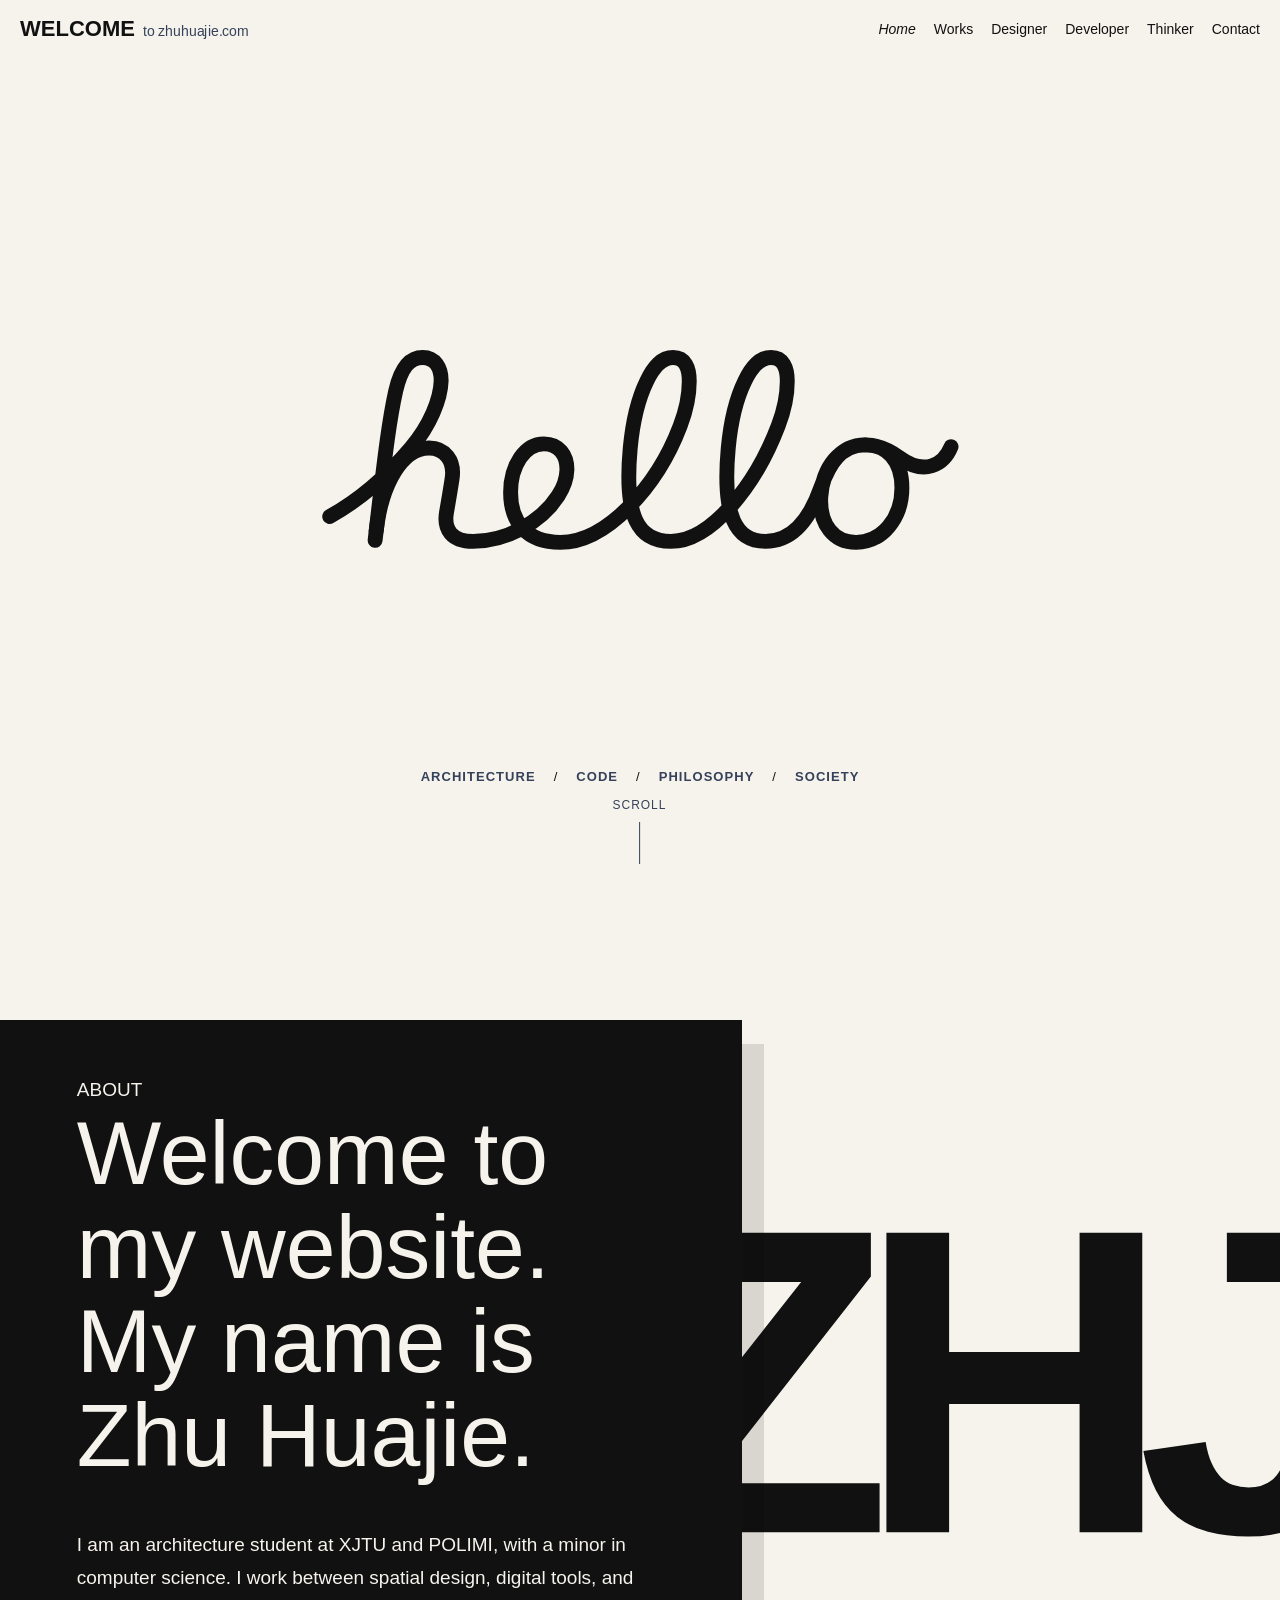
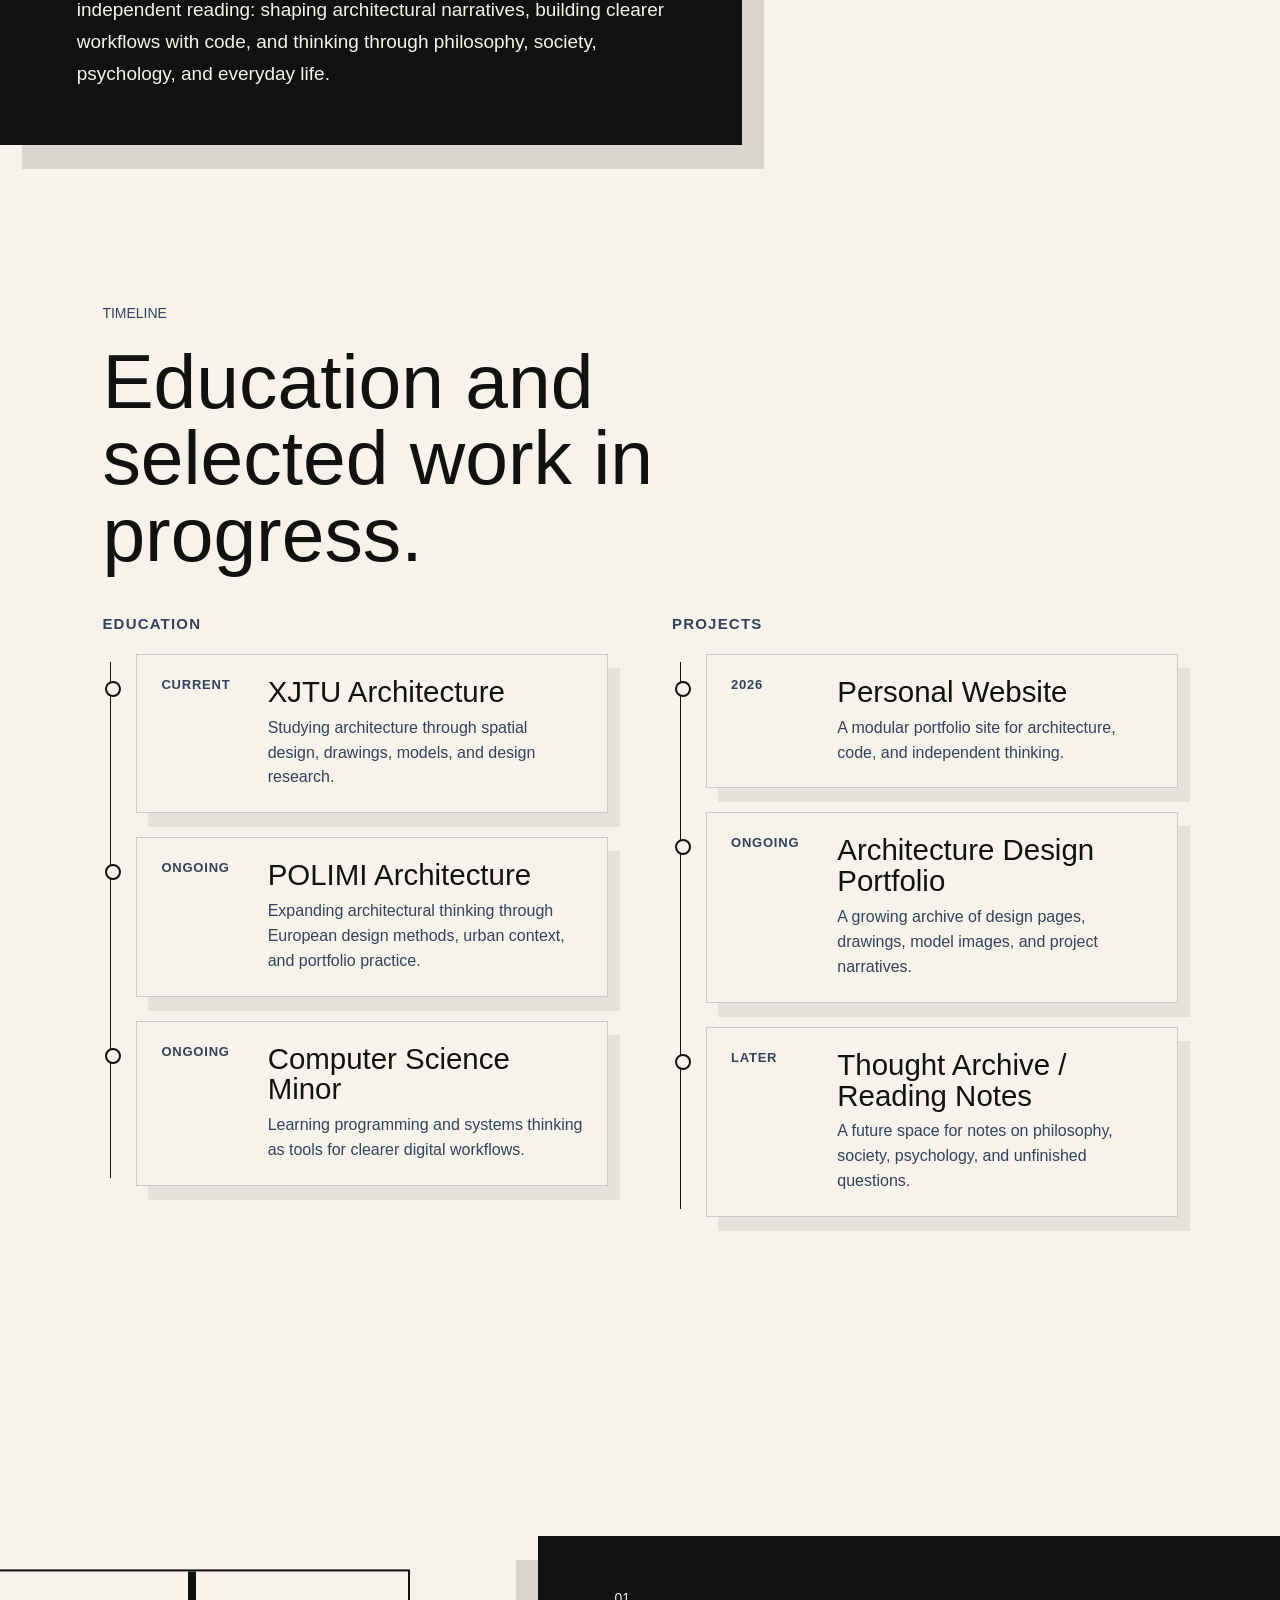
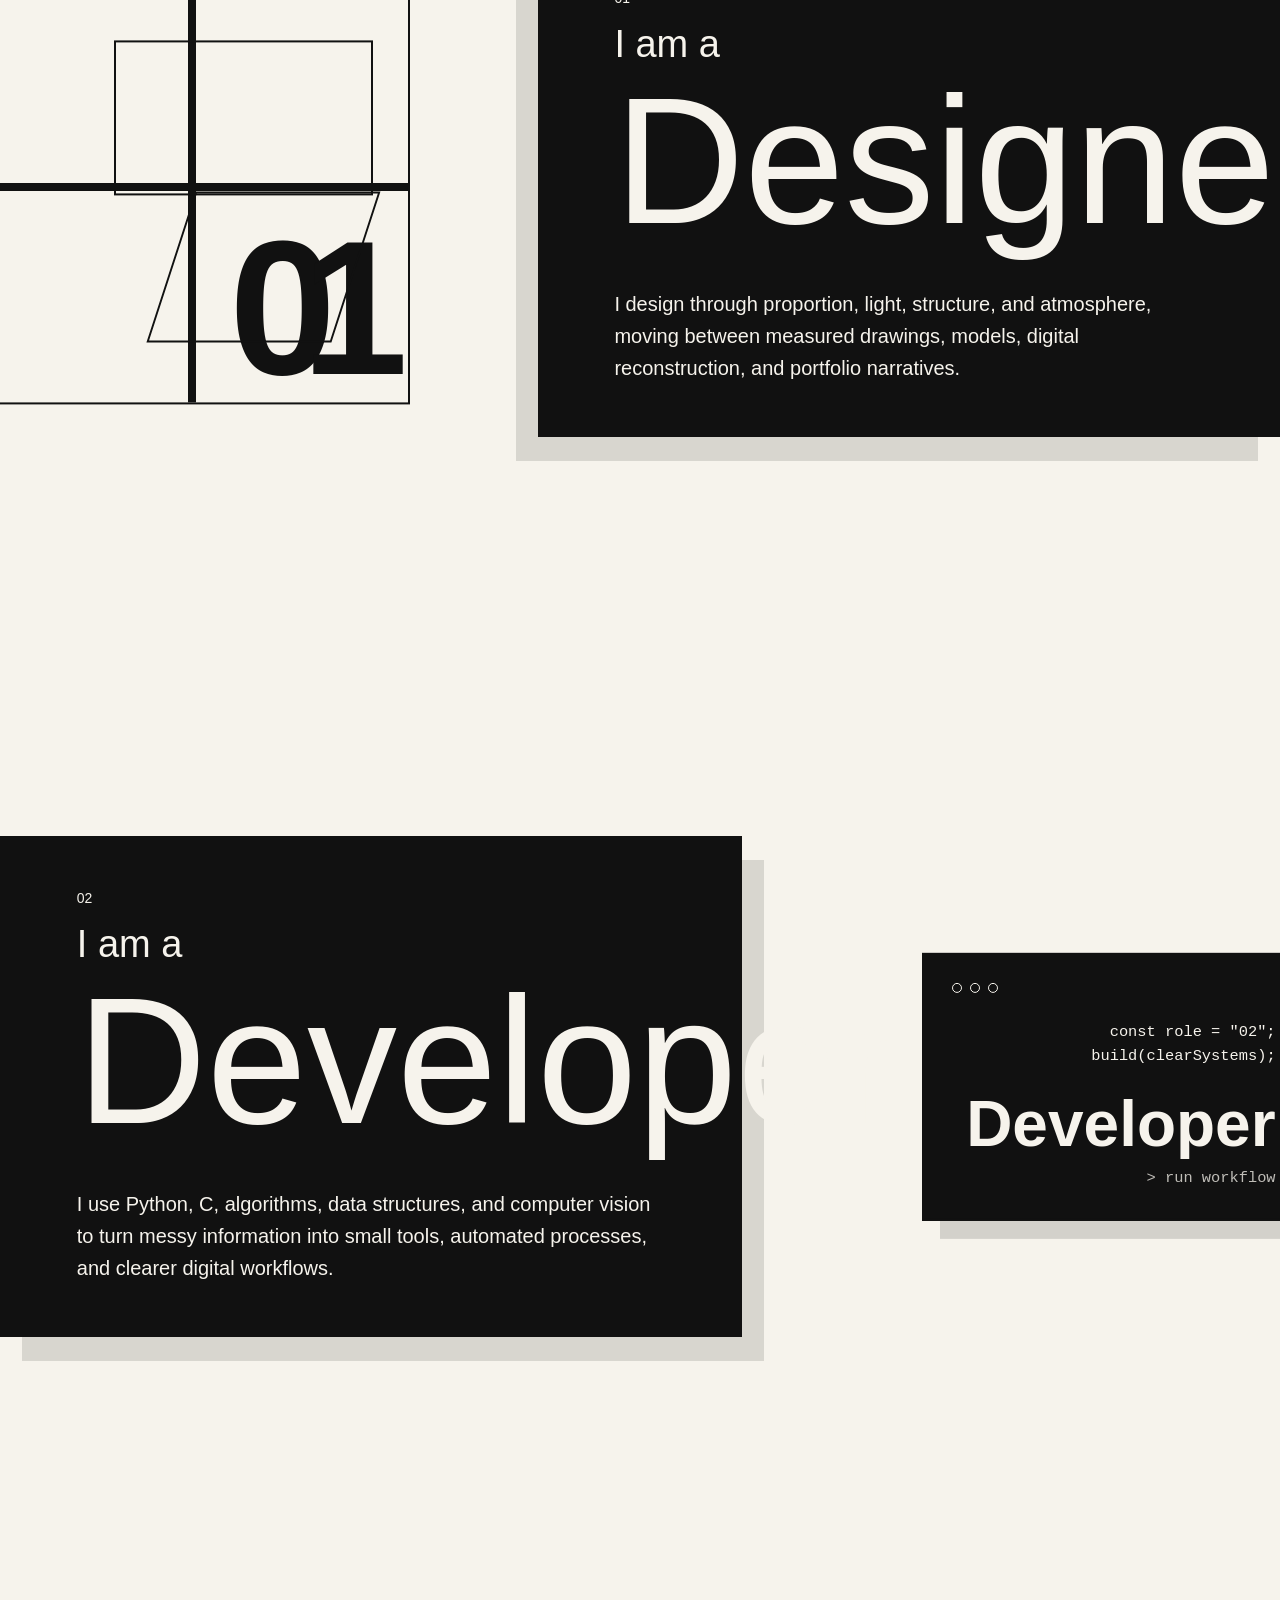
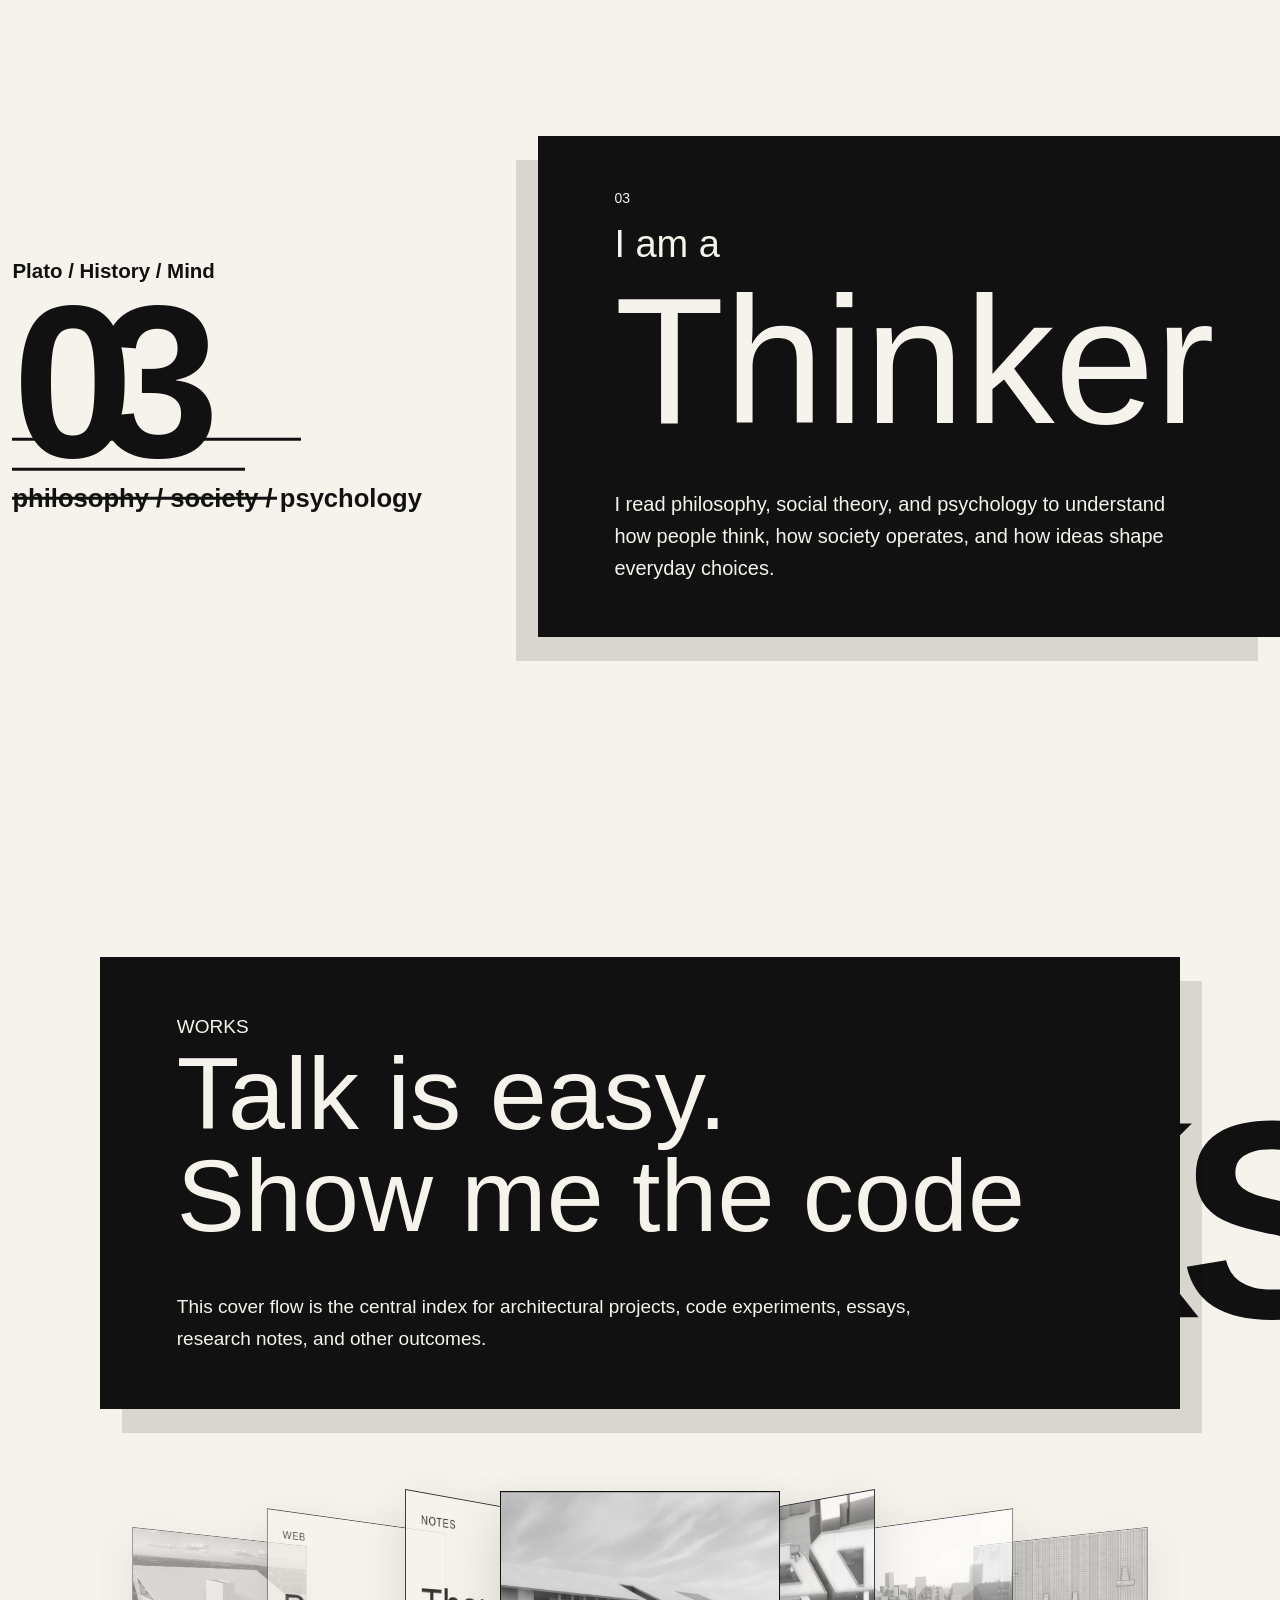
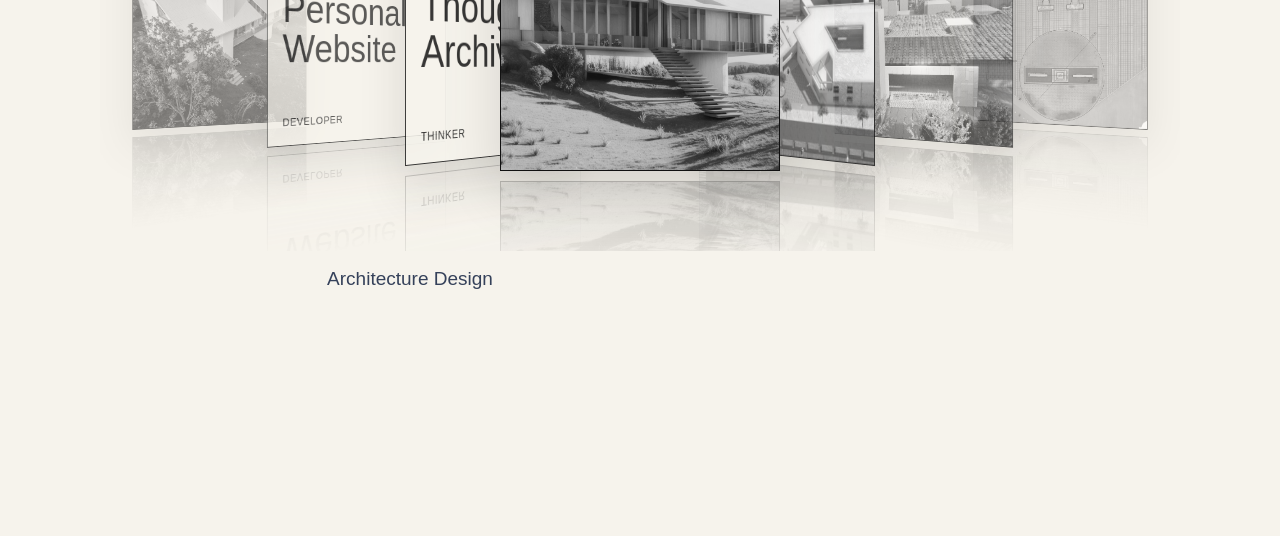
<file: index.html>
<!doctype html>
<html lang="en">
  <head>
    <meta charset="UTF-8" />
    <meta name="viewport" content="width=device-width, initial-scale=1.0" />
    <title>JieZhua</title>
    <link rel="stylesheet" href="css/base.css" />
    <link rel="stylesheet" href="css/nav.css" />
    <link rel="stylesheet" href="css/home.css" />
    <link rel="stylesheet" href="css/radical-sections.css" />
    <link rel="stylesheet" href="css/works-coverflow.css" />
    <link rel="stylesheet" href="css/pages.css" />
    <link rel="stylesheet" href="css/cursor-timeline.css" />
    <link rel="stylesheet" href="css/responsive.css" />
    <script src="script.js" defer></script>
  </head>
  <body data-page="home">
    <!-- Intro / opening animation -->
    <div class="intro-screen" aria-hidden="true">
      <div class="intro-word">WELCOME</div>
    </div>

    <!-- Top index navigation -->
    <header class="index-bar">
      <a class="index-title" href="index.html#home">
        <span data-scan-reveal="欢迎">WELCOME</span>
        <span class="index-domain" data-wave-text>to zhuhuajie.com</span>
      </a>

      <nav class="index-nav" aria-label="Main navigation">
        <a href="index.html#home" data-nav-page="home" data-scan-reveal="主页" class="is-active">Home</a>
        <a href="index.html#works" data-nav-page="home" data-nav-section="works" data-scan-reveal="作品">Works</a>
        <a href="designer.html" data-nav-page="designer" data-scan-reveal="设计">Designer</a>
        <a href="developer.html" data-nav-page="developer" data-scan-reveal="开发">Developer</a>
        <a href="thinker.html" data-nav-page="thinker" data-scan-reveal="思考">Thinker</a>
        <a href="index.html#contact" data-nav-page="home" data-nav-section="contact" data-scan-reveal="联系">Contact</a>
      </nav>
    </header>

    <main>
      <!-- Home view -->
      <section class="view view--home is-active" id="home" data-view="home">
        <!-- Home hello section -->
        <section class="home-stage">
          <!-- SVG hello writing animation starts here: copied/adapted with permission from ojh1111.com -->
          <div class="hello-reveal">
            <svg class="hello-svg" viewBox="0 0 638 200" aria-label="hello">
              <path
                class="hello-path hello-path-first"
                pathLength="1"
                d="M8.69214 166.553C36.2393 151.239 61.3409 131.548 89.8191 98.0295C109.203 75.1488 119.625 49.0228 120.122 31.0026C120.37 17.6036 113.836 7.43883 101.759 7.43883C88.3598 7.43883 79.9231 17.6036 74.7122 40.9363C69.005 66.5793 64.7866 96.0036 54.1166 190.356"
              />
              <path
                class="hello-path hello-path-rest"
                pathLength="1"
                d="M55.1624 181.135C60.6251 133.114 81.4118 98.0479 107.963 98.0479C123.844 98.0479 133.937 110.703 131.071 128.817C129.457 139.487 127.587 150.405 125.408 163.06C122.869 178.941 130.128 191.348 152.122 191.348C184.197 191.348 219.189 173.523 237.097 145.915C243.198 136.509 245.68 128.073 245.928 119.884C246.176 104.996 237.739 93.8296 222.851 93.8296C203.992 93.8296 189.6 115.17 189.6 142.465C189.6 171.745 205.481 192.341 239.208 192.341C285.066 192.341 335.86 137.292 359.199 75.8585C365.788 58.513 368.26 42.4065 368.26 31.1512C368.26 17.8057 364.042 7.55823 352.131 7.55823C340.469 7.55823 332.777 16.6141 325.829 30.9129C317.688 47.4967 311.667 71.4162 309.203 98.4549C303 166.301 316.896 191.348 349.936 191.348C390 191.348 434.542 135.534 457.286 75.6686C463.803 58.513 466.275 42.4065 466.275 31.1512C466.275 17.8057 462.057 7.55823 450.146 7.55823C438.484 7.55823 430.792 16.6141 423.844 30.9129C415.703 47.4967 409.682 71.4162 407.218 98.4549C401.015 166.301 414.911 191.348 444.416 191.348C473.874 191.348 489.877 165.67 499.471 138.402C508.955 111.447 520.618 94.8221 544.935 94.8221C565.035 94.8221 580.916 109.71 580.916 137.75C580.916 168.768 560.792 192.093 535.362 192.341C512.984 192.589 498.285 174.475 499.774 147.179C501.511 116.907 519.873 94.8221 543.943 94.8221C557.839 94.8221 569.51 100.999 578.682 107.725C603.549 125.866 622.709 114.656 630.047 96.7186"
              />
            </svg>
          </div>
          <!-- SVG hello writing animation ends here -->

          <div class="home-meta" aria-label="Site identity">
            <span data-scan-reveal="建筑">Architecture</span>
            <span data-scan-reveal="代码">Code</span>
            <span data-scan-reveal="哲学">Philosophy</span>
            <span data-scan-reveal="社会">Society</span>
          </div>

          <a
            class="scroll-hint"
            href="#about"
            aria-label="Scroll to about section"
          >
            <span>Scroll</span>
            <span class="scroll-line"></span>
          </a>
        </section>

        <!-- About section -->
        <section
          class="page-section about-section radical-layout radical-layout--panel-left reveal-section"
          id="about"
        >
          <div
            class="radical-mark radical-mark--word about-mark"
            aria-hidden="true"
          >
            ZHJ
          </div>
          <div
            class="section-inner radical-panel scan-reveal--block"
          >
            <p class="section-kicker">About</p>
            <h1>Welcome to my website. My name is Zhu Huajie.</h1>
            <p>
              I am an architecture student at XJTU and POLIMI, with a minor in
              computer science. I work between spatial design, digital tools,
              and independent reading: shaping architectural narratives,
              building clearer workflows with code, and thinking through
              philosophy, society, psychology, and everyday life.
            </p>
            <div class="scan-reveal-content" aria-hidden="true">
              <p class="section-kicker">About</p>
              <h1>我是朱化杰，在建筑、代码与思想之间建立自己的方法。</h1>
              <p>
                我接受建筑训练，也学习计算机科学；一边用图纸、模型和程序处理具体问题，
                一边通过哲学、社会与心理学理解经验背后的结构。
              </p>
            </div>
          </div>
        </section>

        <!-- Timeline section -->
        <section class="timeline-section reveal-section" id="timeline">
          <div class="timeline-shell">
            <div class="timeline-heading">
              <p class="section-kicker">Timeline</p>
              <h2>Education and selected work in progress.</h2>
            </div>

            <div class="timeline-grid">
              <section class="timeline-group" aria-labelledby="education-title">
                <h3 id="education-title">Education</h3>
                <ol class="timeline-list">
                  <li class="timeline-item">
                    <time>Current</time>
                    <div>
                      <h4>XJTU Architecture</h4>
                      <p>
                        Studying architecture through spatial design, drawings,
                        models, and design research.
                      </p>
                    </div>
                  </li>
                  <li class="timeline-item">
                    <time>Ongoing</time>
                    <div>
                      <h4>POLIMI Architecture</h4>
                      <p>
                        Expanding architectural thinking through European
                        design methods, urban context, and portfolio practice.
                      </p>
                    </div>
                  </li>
                  <li class="timeline-item">
                    <time>Ongoing</time>
                    <div>
                      <h4>Computer Science Minor</h4>
                      <p>
                        Learning programming and systems thinking as tools for
                        clearer digital workflows.
                      </p>
                    </div>
                  </li>
                </ol>
              </section>

              <section class="timeline-group" aria-labelledby="projects-title">
                <h3 id="projects-title">Projects</h3>
                <ol class="timeline-list">
                  <li class="timeline-item">
                    <time>2026</time>
                    <div>
                      <h4>Personal Website</h4>
                      <p>
                        A modular portfolio site for architecture, code, and
                        independent thinking.
                      </p>
                    </div>
                  </li>
                  <li class="timeline-item">
                    <time>Ongoing</time>
                    <div>
                      <h4>Architecture Design Portfolio</h4>
                      <p>
                        A growing archive of design pages, drawings, model
                        images, and project narratives.
                      </p>
                    </div>
                  </li>
                  <li class="timeline-item">
                    <time>Later</time>
                    <div>
                      <h4>Thought Archive / Reading Notes</h4>
                      <p>
                        A future space for notes on philosophy, society,
                        psychology, and unfinished questions.
                      </p>
                    </div>
                  </li>
                </ol>
              </section>
            </div>
          </div>
        </section>

        <!-- Identity cards section -->
        <section class="identity-section" id="identity">
          <article
            class="identity-card identity-card--designer radical-layout radical-layout--panel-right reveal-section"
          >
            <div
              class="radical-mark identity-graphic identity-graphic--designer"
              aria-hidden="true"
            >
              <span>01</span>
            </div>
            <div
              class="identity-panel radical-panel scan-reveal--block"
            >
              <span class="identity-index">01</span>
              <h2><span>I am a</span>Designer</h2>
              <p>
                I design through proportion, light, structure, and atmosphere,
                moving between measured drawings, models, digital
                reconstruction, and portfolio narratives.
              </p>
              <div class="scan-reveal-content" aria-hidden="true">
                <span class="identity-index">01</span>
                <h2><span>我是</span>设计者</h2>
                <p>
                  我关注空间如何被比例、光线、结构和人的行动共同塑造；
                  图纸、模型与作品集，是我把判断转化为可见秩序的方式。
                </p>
              </div>
            </div>
          </article>

          <article
            class="identity-card identity-card--developer radical-layout radical-layout--panel-left reveal-section"
          >
            <div
              class="radical-mark identity-graphic identity-graphic--developer"
              aria-hidden="true"
            >
              <div class="terminal-bar">
                <span></span>
                <span></span>
                <span></span>
              </div>
              <code>const role = "02";</code>
              <code>build(clearSystems);</code>
              <strong>Developer</strong>
            </div>
            <div
              class="identity-panel radical-panel scan-reveal--block"
            >
              <span class="identity-index">02</span>
              <h2><span>I am a</span>Developer</h2>
              <p>
                I use Python, C, algorithms, data structures, and computer
                vision to turn messy information into small tools, automated
                processes, and clearer digital workflows.
              </p>
              <div class="scan-reveal-content" aria-hidden="true">
                <span class="identity-index">02</span>
                <h2><span>我是</span>开发者</h2>
                <p>
                  我把代码视为整理现实的一种方式：用算法、数据结构和自动化，
                  把松散信息压缩成可执行、可复用、可被理解的系统。
                </p>
              </div>
            </div>
          </article>

          <article
            class="identity-card identity-card--thinker radical-layout radical-layout--panel-right reveal-section"
          >
            <div
              class="radical-mark identity-graphic identity-graphic--thinker"
              aria-hidden="true"
            >
              <span>03</span>
              <small>philosophy / society / psychology</small>
            </div>
            <div
              class="identity-panel radical-panel scan-reveal--block"
            >
              <span class="identity-index">03</span>
              <h2><span>I am a</span>Thinker</h2>
              <p>
                I read philosophy, social theory, and psychology to understand
                how people think, how society operates, and how ideas shape
                everyday choices.
              </p>
              <div class="scan-reveal-content" aria-hidden="true">
                <span class="identity-index">03</span>
                <h2><span>我是</span>思考者</h2>
                <p>
                  我阅读哲学、社会理论与心理学，不是为了给世界贴上结论，
                  而是为了追问观念如何形成、制度如何运行，以及个体如何在其中选择。
                </p>
              </div>
            </div>
          </article>
        </section>

        <!-- Works teaser section -->
        <section
          class="page-section works-section radical-layout radical-layout--panel-left reveal-section"
          id="works"
        >
          <div class="section-inner">
            <div class="radical-mark radical-mark--word works-mark" aria-hidden="true">
              WORKS
            </div>
            <div
              class="works-copy radical-panel scan-reveal--block"
            >
              <p class="section-kicker">Works</p>
              <h2 class="works-title">
                <span>Talk is easy.</span>
                <span>Show me the code</span>
              </h2>
              <p>
                This cover flow is the central index for architectural projects,
                code experiments, essays, research notes, and other outcomes.
              </p>
              <div class="scan-reveal-content" aria-hidden="true">
                <p class="section-kicker">Works</p>
                <h2 class="works-title">
                  <span>少一点宣言。</span>
                  <span>多一点证据。</span>
                </h2>
                <p>
                  这里记录我真正做出来的东西：建筑设计、代码实验、研究笔记，
                  以及持续生长的项目档案。作品不是装饰，而是判断、方法和时间留下的痕迹。
                </p>
              </div>
            </div>

            <div class="coverflow" data-coverflow aria-label="Works cover flow">
              <button
                class="coverflow-card coverflow-card--image"
                type="button"
                data-title="Architecture Design"
                data-coverflow-route="designer"
                data-coverflow-article="architecture-design"
              >
                <img
                  src="成果/建筑设计/封面图片/屏幕截图 2026-05-29 175146.png"
                  alt="Architecture Design cover"
                />
              </button>

              <button
                class="coverflow-card coverflow-card--image"
                type="button"
                data-title="Design Studio I"
                data-coverflow-route="designer"
                data-coverflow-article="design-one"
              >
                <img
                  src="成果/设计1/封面图片/屏幕截图 2026-05-29 175220.png"
                  alt="Design Studio I cover"
                />
              </button>

              <button
                class="coverflow-card coverflow-card--image"
                type="button"
                data-title="Design Studio II"
                data-coverflow-route="designer"
                data-coverflow-article="design-two"
              >
                <img
                  src="成果/设计2/封面图片/屏幕截图 2026-05-29 175243.png"
                  alt="Design Studio II cover"
                />
              </button>

              <button
                class="coverflow-card coverflow-card--image"
                type="button"
                data-title="Architectural Survey"
                data-coverflow-route="designer"
                data-coverflow-article="survey"
              >
                <img
                  src="成果/建筑测绘/封面图片/屏幕截图 2026-05-29 175309.png"
                  alt="Architectural Survey cover"
                />
              </button>

              <button
                class="coverflow-card coverflow-card--image"
                type="button"
                data-title="Technology Workshop"
                data-coverflow-route="designer"
                data-coverflow-article="technology-workshop"
              >
                <img
                  src="成果/建筑技术工坊/封面图片/屏幕截图 2026-05-29 175057.png"
                  alt="Technology Workshop cover"
                />
              </button>

              <button
                class="coverflow-card"
                type="button"
                data-title="Personal Website"
                data-coverflow-route="developer"
                data-coverflow-article="website"
              >
                <span>Web</span>
                <strong>Personal Website</strong>
                <small>Developer</small>
              </button>

              <button
                class="coverflow-card"
                type="button"
                data-title="Thought Archive"
                data-coverflow-route="thinker"
                data-coverflow-article="notes"
              >
                <span>Notes</span>
                <strong>Thought Archive</strong>
                <small>Thinker</small>
              </button>
            </div>

            <p class="coverflow-title" data-coverflow-title>
              Architecture Design
            </p>
          </div>
        </section>

        <!-- Contact section -->
        <footer class="contact-bar reveal-section" id="contact">
          <span>Contact</span>
          <div class="contact-items">
            <a
              href="https://github.com/JieZhua"
              target="_blank"
              rel="noreferrer"
              >GitHub</a
            >
            <a href="mailto:519205416@qq.com">519205416@qq.com</a>
            <span>Portfolio archive later</span>
          </div>
        </footer>
      </section>

    </main>
  </body>
</html>
</file>
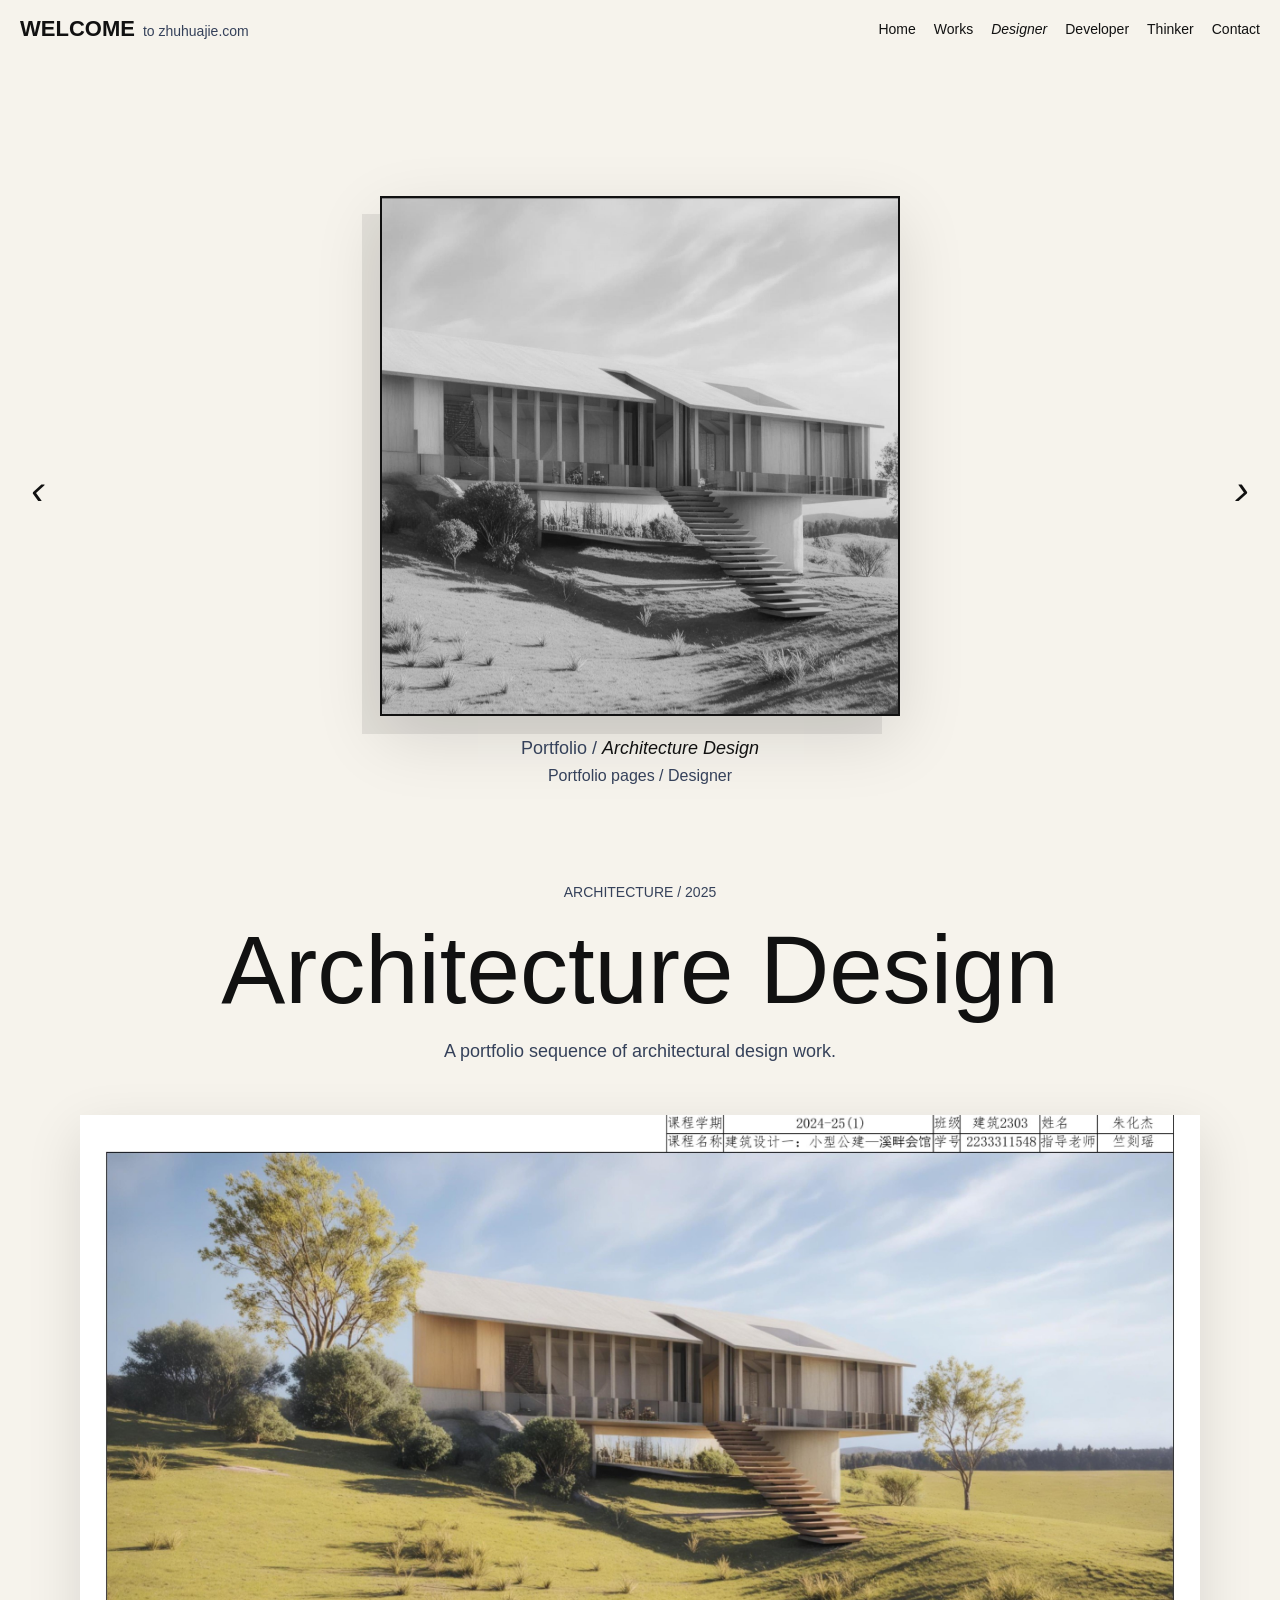
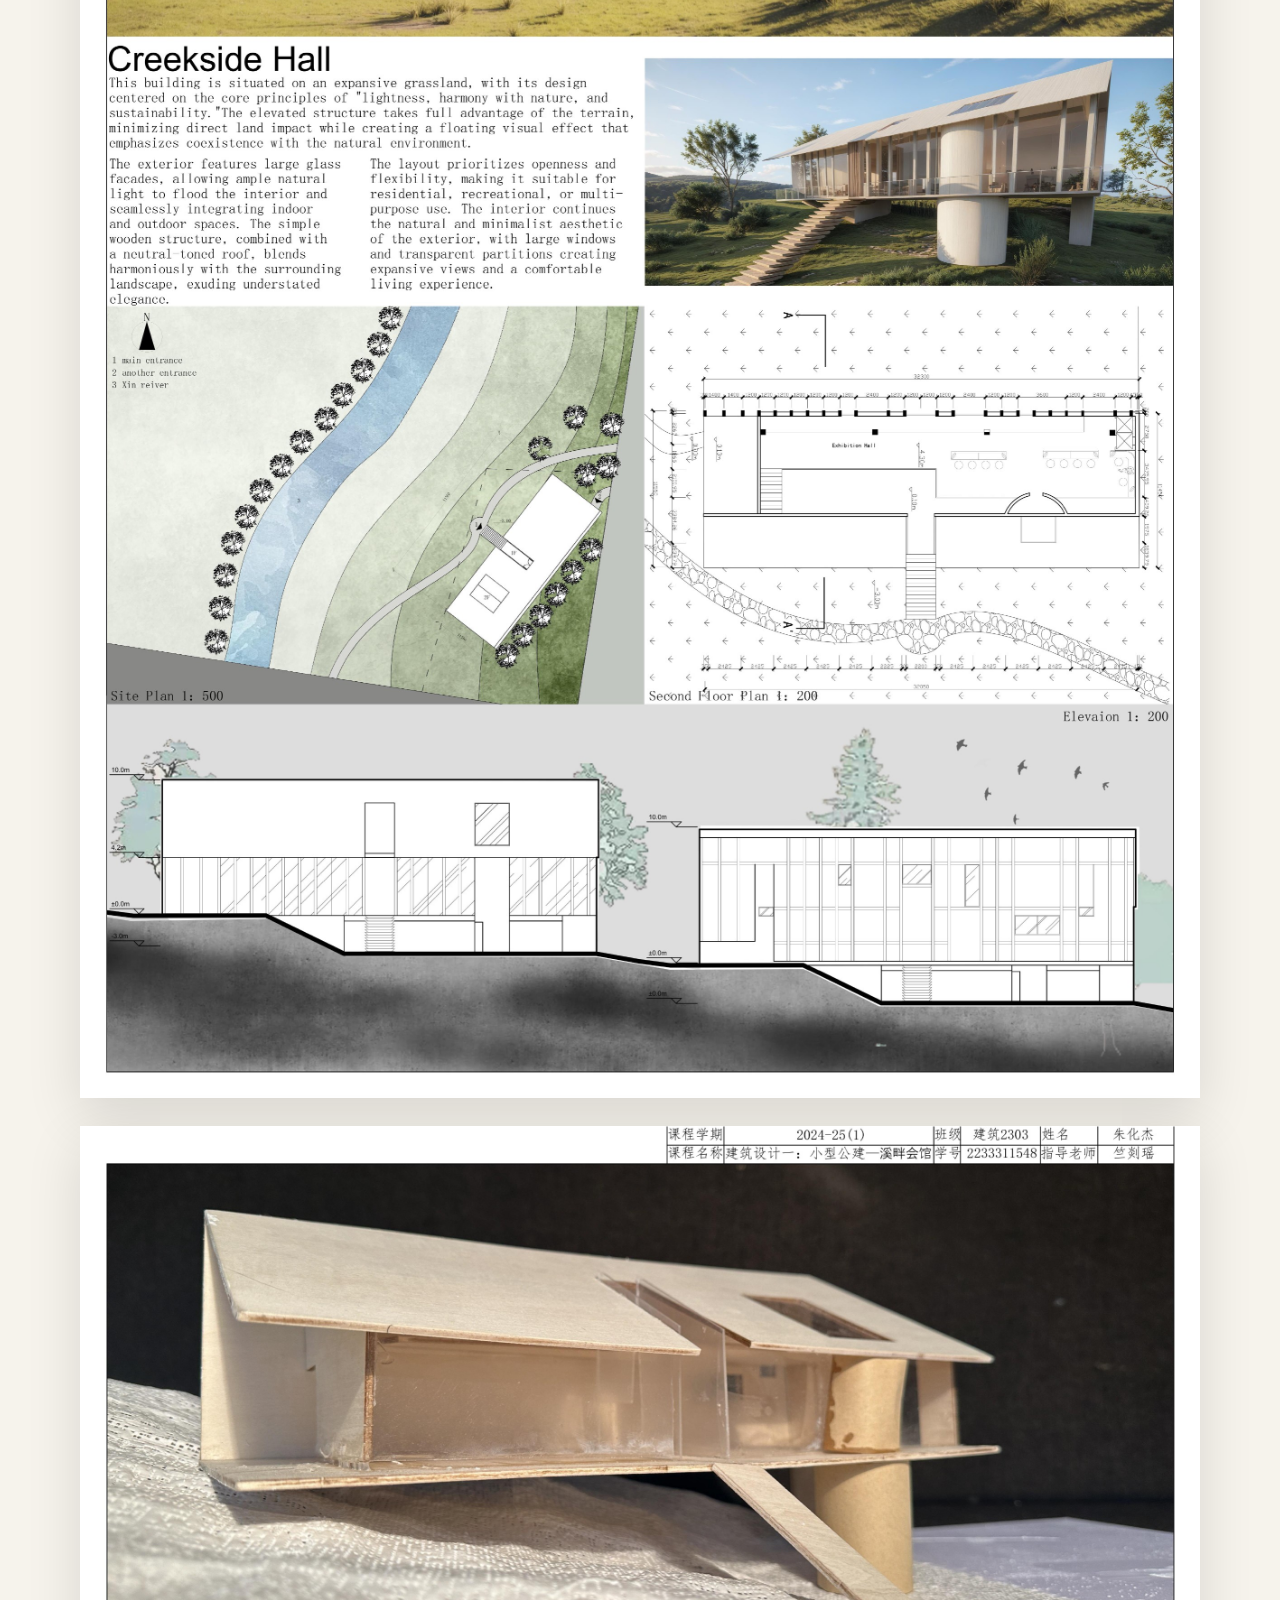
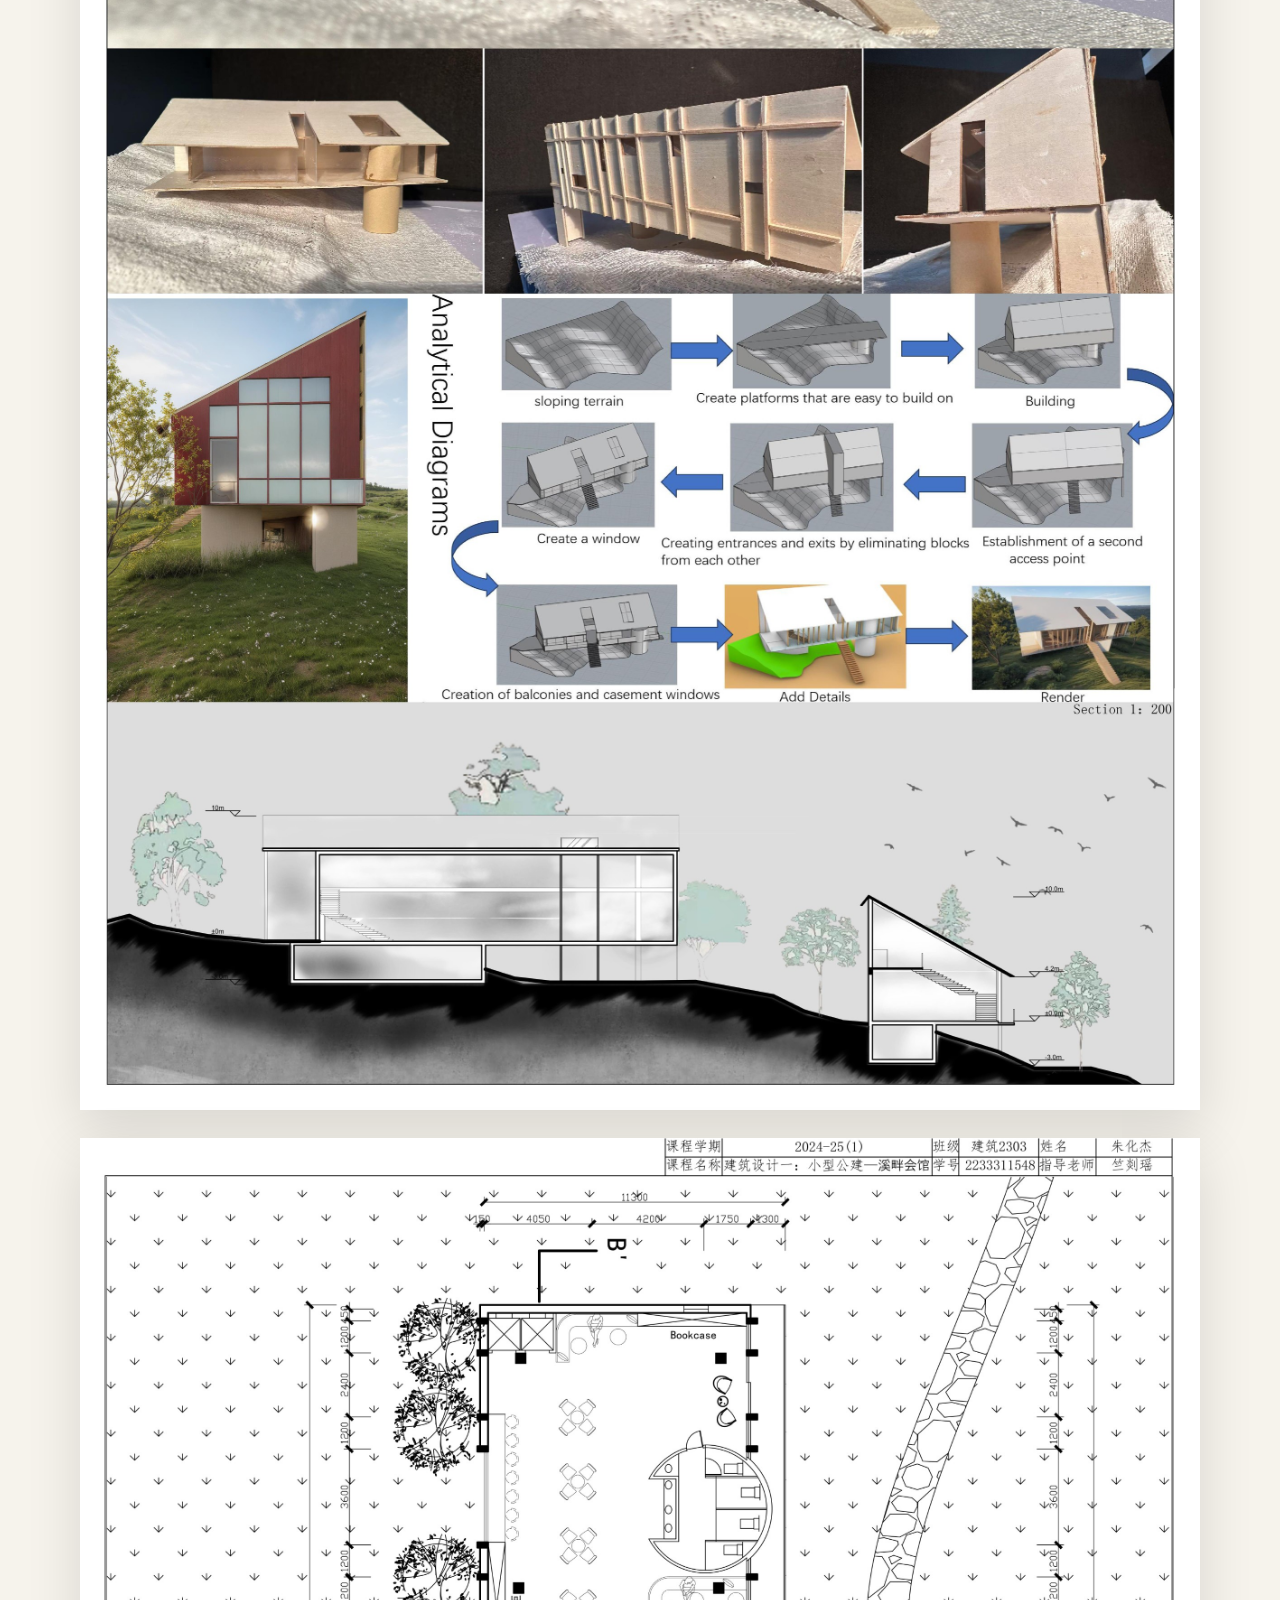
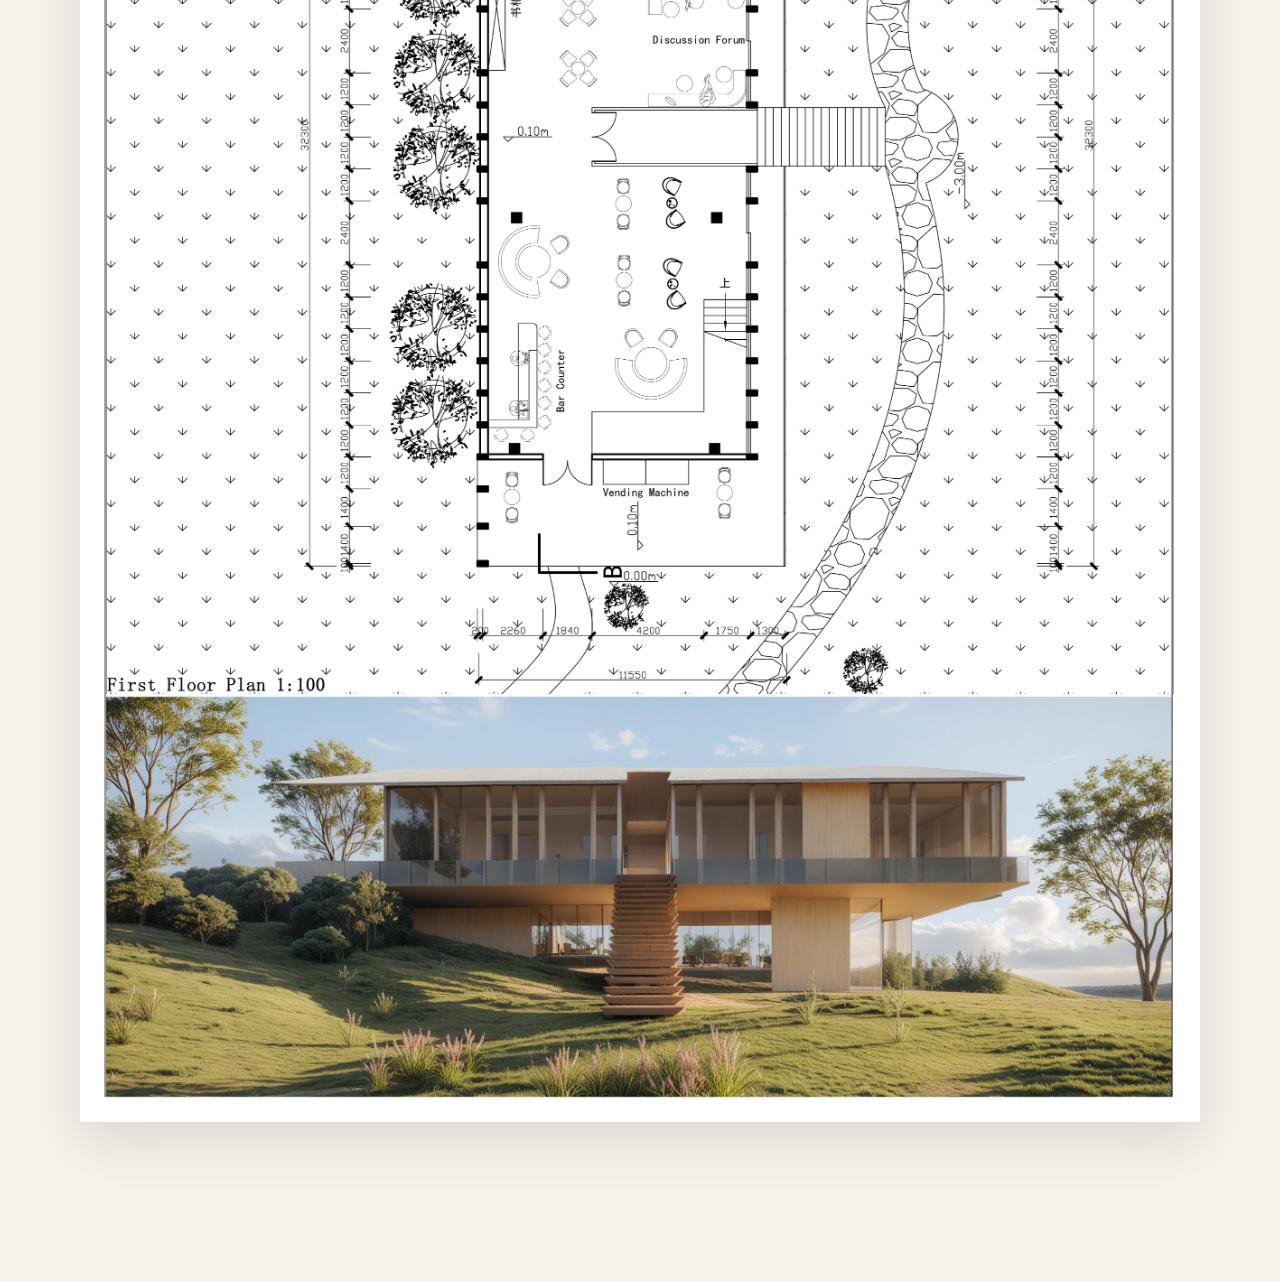
<file: designer.html>
<!doctype html>
<html lang="en">
  <head>
    <meta charset="UTF-8" />
    <meta name="viewport" content="width=device-width, initial-scale=1.0" />
    <title>Designer / JieZhua</title>
    <link rel="stylesheet" href="css/base.css" />
    <link rel="stylesheet" href="css/nav.css" />
    <link rel="stylesheet" href="css/home.css" />
    <link rel="stylesheet" href="css/radical-sections.css" />
    <link rel="stylesheet" href="css/works-coverflow.css" />
    <link rel="stylesheet" href="css/pages.css" />
    <link rel="stylesheet" href="css/cursor-timeline.css" />
    <link rel="stylesheet" href="css/responsive.css" />
    <script src="script.js" defer></script>
  </head>
  <body class="inner-page" data-page="designer">
    <!-- Top index navigation -->
    <header class="index-bar">
      <a class="index-title" href="index.html#home">
        <span data-scan-reveal="欢迎">WELCOME</span>
        <span class="index-domain">to zhuhuajie.com</span>
      </a>

      <nav class="index-nav" aria-label="Main navigation">
        <a href="index.html#home" data-nav-page="home" data-scan-reveal="主页">Home</a>
        <a href="index.html#works" data-nav-page="home" data-nav-section="works" data-scan-reveal="作品">Works</a>
        <a href="designer.html" data-nav-page="designer" data-scan-reveal="设计" class="is-active">Designer</a>
        <a href="developer.html" data-nav-page="developer" data-scan-reveal="开发">Developer</a>
        <a href="thinker.html" data-nav-page="thinker" data-scan-reveal="思考">Thinker</a>
        <a href="index.html#contact" data-nav-page="home" data-nav-section="contact" data-scan-reveal="联系">Contact</a>
      </nav>
    </header>

    <main>
      <!-- Designer view -->
      <section
        class="view page-view collection-view is-active"
        id="designer"
        data-view="designer"
      >
        <div class="collection" data-collection="designer">
          <article class="article is-current">
            <div class="cover-entry">
              <button
                class="cover-entry__button cover-entry__button--image"
                type="button"
                data-open-article="architecture-design"
              >
                <img
                  src="成果/建筑设计/封面图片/屏幕截图 2026-05-29 175146.png"
                  alt="Architecture Design cover"
                />
              </button>
              <div class="caption">
                <h2>Architecture Design</h2>
                <p>Portfolio pages / Designer</p>
              </div>
            </div>

            <div
              class="article-content is-open"
              data-article-content="architecture-design"
            >
              <header class="article-header">
                <p class="section-kicker">Architecture / 2025</p>
                <h2>Architecture Design</h2>
                <p>A portfolio sequence of architectural design work.</p>
              </header>
              <div class="project-images">
                <img
                  src="成果/建筑设计/Page_1_docsmall.com.jpg"
                  alt="Architecture Design page 1"
                  loading="lazy"
                />
                <img
                  src="成果/建筑设计/Page_2_docsmall.com.jpg"
                  alt="Architecture Design page 2"
                  loading="lazy"
                />
                <img
                  src="成果/建筑设计/Page_3_docsmall.com.jpg"
                  alt="Architecture Design page 3"
                  loading="lazy"
                />
              </div>
            </div>
          </article>

          <article class="article">
            <div class="cover-entry">
              <button
                class="cover-entry__button cover-entry__button--image"
                type="button"
                data-open-article="design-one"
              >
                <img
                  src="成果/设计1/封面图片/屏幕截图 2026-05-29 175220.png"
                  alt="Design Studio I cover"
                />
              </button>
              <div class="caption">
                <h2>Design Studio I</h2>
                <p>Merged design boards and portfolio sheets.</p>
              </div>
            </div>

            <div class="article-content" data-article-content="design-one">
              <header class="article-header">
                <p class="section-kicker">Studio / 2026</p>
                <h2>Design Studio I</h2>
                <p>Merged design boards and portfolio sheets.</p>
              </header>
              <div class="project-images">
                <img
                  src="成果/设计1/Page_1_docsmall.com.jpg"
                  alt="Design Studio I page 1"
                  loading="lazy"
                />
                <img
                  src="成果/设计1/Page_2_docsmall.com.jpg"
                  alt="Design Studio I page 2"
                  loading="lazy"
                />
                <img
                  src="成果/设计1/Page_3_docsmall.com.jpg"
                  alt="Design Studio I page 3"
                  loading="lazy"
                />
              </div>
            </div>
          </article>

          <article class="article">
            <div class="cover-entry">
              <button
                class="cover-entry__button cover-entry__button--image"
                type="button"
                data-open-article="design-two"
              >
                <img
                  src="成果/设计2/封面图片/屏幕截图 2026-05-29 175243.png"
                  alt="Design Studio II cover"
                />
              </button>
              <div class="caption">
                <h2>Design Studio II</h2>
                <p>A compact studio sequence for later refinement.</p>
              </div>
            </div>

            <div class="article-content" data-article-content="design-two">
              <header class="article-header">
                <p class="section-kicker">Studio / 2026</p>
                <h2>Design Studio II</h2>
                <p>A compact studio sequence for later refinement.</p>
              </header>
              <div class="project-images">
                <img
                  src="成果/设计2/Page_1_docsmall.com.jpg"
                  alt="Design Studio II page 1"
                  loading="lazy"
                />
                <img
                  src="成果/设计2/Page_2_docsmall.com.jpg"
                  alt="Design Studio II page 2"
                  loading="lazy"
                />
                <img
                  src="成果/设计2/Page_3_docsmall.com.jpg"
                  alt="Design Studio II page 3"
                  loading="lazy"
                />
                <img
                  src="成果/设计2/Page_4_docsmall.com.jpg"
                  alt="Design Studio II page 4"
                  loading="lazy"
                />
                <img
                  src="成果/设计2/Page_5_docsmall.com.jpg"
                  alt="Design Studio II page 5"
                  loading="lazy"
                />
                <img
                  src="成果/设计2/Page_6_docsmall.com.jpg"
                  alt="Design Studio II page 6"
                  loading="lazy"
                />
                <img
                  src="成果/设计2/Page_7_docsmall.com.jpg"
                  alt="Design Studio II page 7"
                  loading="lazy"
                />
              </div>
            </div>
          </article>

          <article class="article">
            <div class="cover-entry">
              <button
                class="cover-entry__button cover-entry__button--image"
                type="button"
                data-open-article="survey"
              >
                <img
                  src="成果/建筑测绘/封面图片/屏幕截图 2026-05-29 175309.png"
                  alt="Architectural Survey cover"
                />
              </button>
              <div class="caption">
                <h2>Architectural Survey</h2>
                <p>Measured drawing and survey documentation.</p>
              </div>
            </div>

            <div class="article-content" data-article-content="survey">
              <header class="article-header">
                <p class="section-kicker">Survey / 2025</p>
                <h2>Architectural Survey</h2>
                <p>Measured drawing and survey documentation.</p>
              </header>
              <div class="project-images">
                <img
                  src="成果/建筑测绘/Page_1_docsmall.com.jpg"
                  alt="Architectural Survey page 1"
                  loading="lazy"
                />
                <img
                  src="成果/建筑测绘/Page_2_docsmall.com.jpg"
                  alt="Architectural Survey page 2"
                  loading="lazy"
                />
                <img
                  src="成果/建筑测绘/Page_3_docsmall.com.jpg"
                  alt="Architectural Survey page 3"
                  loading="lazy"
                />
              </div>
            </div>
          </article>

          <article class="article">
            <div class="cover-entry">
              <button
                class="cover-entry__button cover-entry__button--image"
                type="button"
                data-open-article="technology-workshop"
              >
                <img
                  src="成果/建筑技术工坊/封面图片/屏幕截图 2026-05-29 175057.png"
                  alt="Technology Workshop cover"
                />
              </button>
              <div class="caption">
                <h2>Technology Workshop</h2>
                <p>Technical portfolio and construction-related studies.</p>
              </div>
            </div>

            <div
              class="article-content"
              data-article-content="technology-workshop"
            >
              <header class="article-header">
                <p class="section-kicker">Workshop / 2025</p>
                <h2>Technology Workshop</h2>
                <p>
                  Technical workshop output and construction-related studies.
                </p>
              </header>
              <div class="project-images">
                <img
                  src="成果/建筑技术工坊/Page_1_docsmall.com.jpg"
                  alt="Technology Workshop page 1"
                  loading="lazy"
                />
                <img
                  src="成果/建筑技术工坊/Page_2_docsmall.com.jpg"
                  alt="Technology Workshop page 2"
                  loading="lazy"
                />
                <img
                  src="成果/建筑技术工坊/Page_3_docsmall.com.jpg"
                  alt="Technology Workshop page 3"
                  loading="lazy"
                />
                <img
                  src="成果/建筑技术工坊/Page_4_docsmall.com.jpg"
                  alt="Technology Workshop page 4"
                  loading="lazy"
                />
                <img
                  src="成果/建筑技术工坊/Page_5_docsmall.com.jpg"
                  alt="Technology Workshop page 5"
                  loading="lazy"
                />
                <img
                  src="成果/建筑技术工坊/Page_6_docsmall.com.jpg"
                  alt="Technology Workshop page 6"
                  loading="lazy"
                />
              </div>
            </div>
          </article>

          <button
            class="collection-button collection-button--prev"
            type="button"
            data-collection-prev
            aria-label="Previous project"
          >
            ‹
          </button>
          <button
            class="collection-button collection-button--next"
            type="button"
            data-collection-next
            aria-label="Next project"
          >
            ›
          </button>
        </div>
      </section>
    </main>
  </body>
</html>
</file>
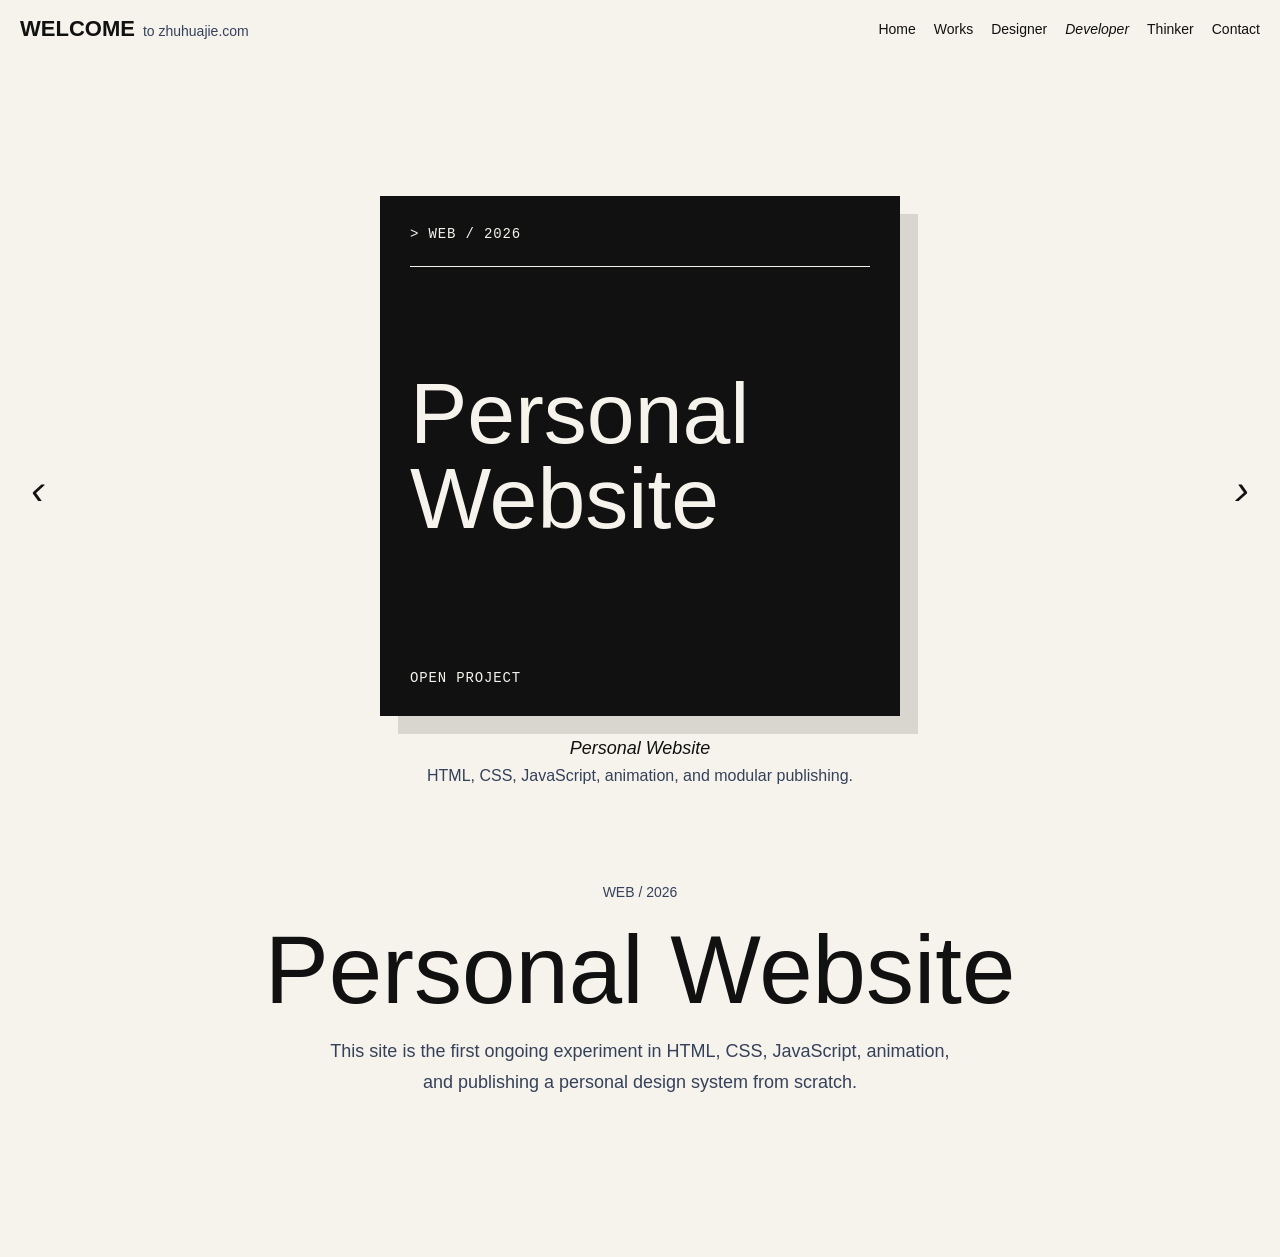
<file: developer.html>
<!doctype html>
<html lang="en">
  <head>
    <meta charset="UTF-8" />
    <meta name="viewport" content="width=device-width, initial-scale=1.0" />
    <title>Developer / JieZhua</title>
    <link rel="stylesheet" href="css/base.css" />
    <link rel="stylesheet" href="css/nav.css" />
    <link rel="stylesheet" href="css/home.css" />
    <link rel="stylesheet" href="css/radical-sections.css" />
    <link rel="stylesheet" href="css/works-coverflow.css" />
    <link rel="stylesheet" href="css/pages.css" />
    <link rel="stylesheet" href="css/cursor-timeline.css" />
    <link rel="stylesheet" href="css/responsive.css" />
    <script src="script.js" defer></script>
  </head>
  <body class="inner-page" data-page="developer">
    <!-- Top index navigation -->
    <header class="index-bar">
      <a class="index-title" href="index.html#home">
        <span data-scan-reveal="欢迎">WELCOME</span>
        <span class="index-domain">to zhuhuajie.com</span>
      </a>

      <nav class="index-nav" aria-label="Main navigation">
        <a href="index.html#home" data-nav-page="home" data-scan-reveal="主页">Home</a>
        <a href="index.html#works" data-nav-page="home" data-nav-section="works" data-scan-reveal="作品">Works</a>
        <a href="designer.html" data-nav-page="designer" data-scan-reveal="设计">Designer</a>
        <a href="developer.html" data-nav-page="developer" data-scan-reveal="开发" class="is-active">Developer</a>
        <a href="thinker.html" data-nav-page="thinker" data-scan-reveal="思考">Thinker</a>
        <a href="index.html#contact" data-nav-page="home" data-nav-section="contact" data-scan-reveal="联系">Contact</a>
      </nav>
    </header>

    <main>
      <!-- Developer view -->
      <section
        class="view page-view collection-view is-active"
        id="developer"
        data-view="developer"
      >
        <div class="collection" data-collection="developer">
          <article class="article is-current">
            <div class="cover-entry">
              <button
                class="cover-entry__button"
                type="button"
                data-open-article="website"
              >
                <span>Web / 2026</span>
                <strong>Personal Website</strong>
                <small>Open project</small>
              </button>
              <div class="caption">
                <h2>Personal Website</h2>
                <p>HTML, CSS, JavaScript, animation, and modular publishing.</p>
              </div>
            </div>

            <div class="article-content is-open" data-article-content="website">
              <header class="article-header">
                <p class="section-kicker">Web / 2026</p>
                <h2>Personal Website</h2>
                <p>
                  This site is the first ongoing experiment in HTML, CSS,
                  JavaScript, animation, and publishing a personal design
                  system from scratch.
                </p>
              </header>
            </div>
          </article>

          <article class="article">
            <div class="cover-entry">
              <button
                class="cover-entry__button"
                type="button"
                data-open-article="python-tools"
              >
                <span>Python / Later</span>
                <strong>Python Tools</strong>
                <small>Open project</small>
              </button>
              <div class="caption">
                <h2>Python Tools</h2>
                <p>Automation, image logic, and small computational tools.</p>
              </div>
            </div>

            <div class="article-content" data-article-content="python-tools">
              <header class="article-header">
                <p class="section-kicker">Python / Later</p>
                <h2>Python Tools</h2>
                <p>
                  A future place for Python scripts that clean workflows,
                  process visual information, and turn repeated tasks into
                  reusable tools.
                </p>
              </header>
            </div>
          </article>

          <button
            class="collection-button collection-button--prev"
            type="button"
            data-collection-prev
            aria-label="Previous project"
          >
            ‹
          </button>
          <button
            class="collection-button collection-button--next"
            type="button"
            data-collection-next
            aria-label="Next project"
          >
            ›
          </button>
        </div>
      </section>
    </main>
  </body>
</html>
</file>
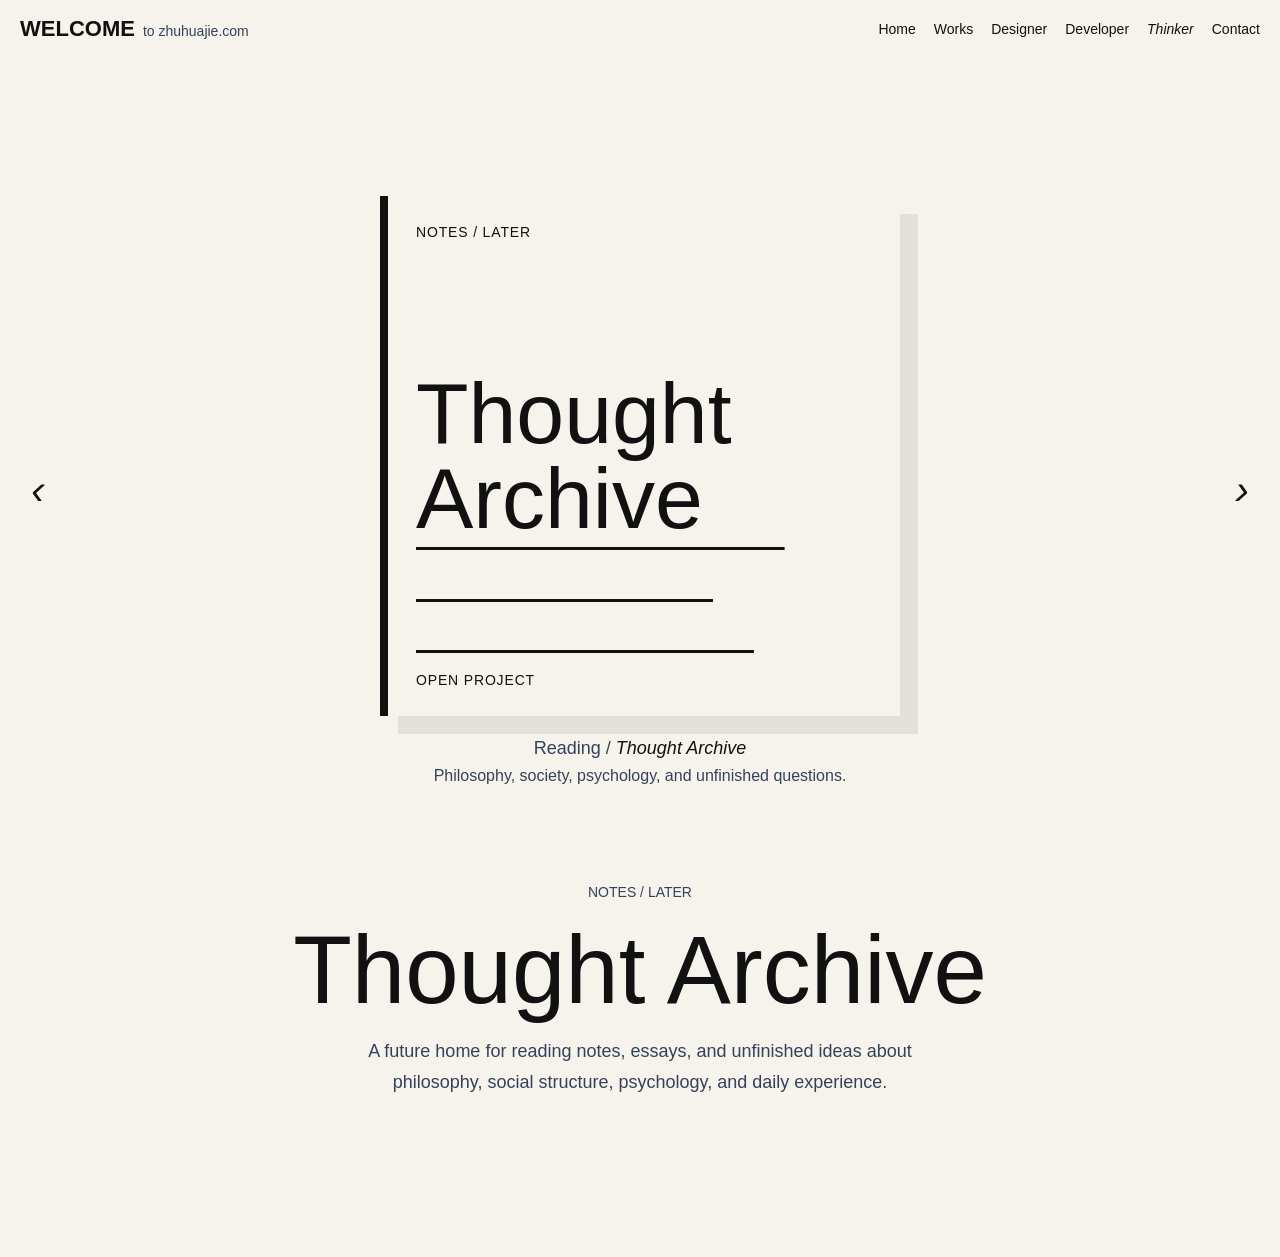
<file: thinker.html>
<!doctype html>
<html lang="en">
  <head>
    <meta charset="UTF-8" />
    <meta name="viewport" content="width=device-width, initial-scale=1.0" />
    <title>Thinker / JieZhua</title>
    <link rel="stylesheet" href="css/base.css" />
    <link rel="stylesheet" href="css/nav.css" />
    <link rel="stylesheet" href="css/home.css" />
    <link rel="stylesheet" href="css/radical-sections.css" />
    <link rel="stylesheet" href="css/works-coverflow.css" />
    <link rel="stylesheet" href="css/pages.css" />
    <link rel="stylesheet" href="css/cursor-timeline.css" />
    <link rel="stylesheet" href="css/responsive.css" />
    <script src="script.js" defer></script>
  </head>
  <body class="inner-page" data-page="thinker">
    <!-- Top index navigation -->
    <header class="index-bar">
      <a class="index-title" href="index.html#home">
        <span data-scan-reveal="欢迎">WELCOME</span>
        <span class="index-domain">to zhuhuajie.com</span>
      </a>

      <nav class="index-nav" aria-label="Main navigation">
        <a href="index.html#home" data-nav-page="home" data-scan-reveal="主页">Home</a>
        <a href="index.html#works" data-nav-page="home" data-nav-section="works" data-scan-reveal="作品">Works</a>
        <a href="designer.html" data-nav-page="designer" data-scan-reveal="设计">Designer</a>
        <a href="developer.html" data-nav-page="developer" data-scan-reveal="开发">Developer</a>
        <a href="thinker.html" data-nav-page="thinker" data-scan-reveal="思考" class="is-active">Thinker</a>
        <a href="index.html#contact" data-nav-page="home" data-nav-section="contact" data-scan-reveal="联系">Contact</a>
      </nav>
    </header>

    <main>
      <!-- Thinker view -->
      <section
        class="view page-view collection-view is-active"
        id="thinker"
        data-view="thinker"
      >
        <div class="collection" data-collection="thinker">
          <article class="article is-current">
            <div class="cover-entry">
              <button
                class="cover-entry__button"
                type="button"
                data-open-article="notes"
              >
                <span>Notes / Later</span>
                <strong>Thought Archive</strong>
                <small>Open project</small>
              </button>
              <div class="caption">
                <h2>Thought Archive</h2>
                <p>Philosophy, society, psychology, and unfinished questions.</p>
              </div>
            </div>

            <div class="article-content is-open" data-article-content="notes">
              <header class="article-header">
                <p class="section-kicker">Notes / Later</p>
                <h2>Thought Archive</h2>
                <p>
                  A future home for reading notes, essays, and unfinished ideas
                  about philosophy, social structure, psychology, and daily
                  experience.
                </p>
              </header>
            </div>
          </article>

          <article class="article">
            <div class="cover-entry">
              <button
                class="cover-entry__button"
                type="button"
                data-open-article="city-notes"
              >
                <span>Society / Later</span>
                <strong>Society Notes</strong>
                <small>Open project</small>
              </button>
              <div class="caption">
                <h2>Society Notes</h2>
                <p>Questions about order, belief, behavior, and public life.</p>
              </div>
            </div>

            <div class="article-content" data-article-content="city-notes">
              <header class="article-header">
                <p class="section-kicker">Society / Later</p>
                <h2>Society Notes</h2>
                <p>
                  Notes on how people form beliefs, how groups organize
                  themselves, and how social systems influence ordinary life.
                </p>
              </header>
            </div>
          </article>

          <button
            class="collection-button collection-button--prev"
            type="button"
            data-collection-prev
            aria-label="Previous project"
          >
            ‹
          </button>
          <button
            class="collection-button collection-button--next"
            type="button"
            data-collection-next
            aria-label="Next project"
          >
            ›
          </button>
        </div>
      </section>
    </main>
  </body>
</html>
</file>
<file: css/base.css>
/* Base */
* {
  box-sizing: border-box; /* 让 width 和 height 包含 padding 与 border，尺寸更好算 */
}

html {
  scroll-behavior: smooth; /* 点击锚点链接时平滑滚动 */
}

body {
  margin: 0; /* 去掉浏览器默认外边距 */
  background: #f6f3ec; /* 设置页面暖白色背景 */
  color: #111111; /* 设置页面默认文字颜色 */
  font-family: Arial, sans-serif; /* 设置全站默认字体 */
}

a {
  color: inherit; /* 链接使用父元素的文字颜色 */
  text-decoration: none; /* 去掉链接默认下划线 */
}

button {
  border: 0; /* 去掉按钮默认边框 */
  background: transparent; /* 去掉按钮默认背景 */
  color: inherit; /* 让按钮继承文字颜色 */
  cursor: pointer; /* 让按钮显示可点击状态 */
}


/* View system */
.view {
  display: none; /* 默认隐藏所有页面视图 */
}

.view.is-active {
  display: block; /* 只显示当前被选中的页面视图 */
}


/* Reveal on scroll */
.reveal-section {
  opacity: 0; /* 初始隐藏滚动出现区块 */
  transform: translateY(44px); /* 初始让区块稍微向下 */
  transition:
    opacity 900ms ease,
    transform 900ms ease; /* 控制浮现动画 */
}

.reveal-section.is-visible {
  opacity: 1; /* 滚动到视口后显示 */
  transform: translateY(0); /* 滚动到视口后回到原位 */
}

/* Animations */
@keyframes welcome-to-corner {
  from {
    top: 50%; /* 动画开始时 WELCOME 在屏幕垂直中间 */
    left: 50%; /* 动画开始时 WELCOME 在屏幕水平中间 */
    font-size: clamp(56px, 12vw, 180px); /* 动画开始时 WELCOME 是大字 */
    transform: translate(-50%, -50%); /* 动画开始时让 WELCOME 真正居中 */
  }

  to {
    top: 16px; /* 动画结束时 WELCOME 更靠近顶部 */
    left: 20px; /* 动画结束时 WELCOME 更靠近左边 */
    font-size: 22px; /* 动画结束时 WELCOME 缩小成索引行大小 */
    transform: translate(0, 0); /* 动画结束时取消居中偏移 */
  }
}

@keyframes intro-lift {
  from {
    transform: translateY(0); /* 动画开始时黑色幕布覆盖屏幕 */
  }

  to {
    transform: translateY(-100%); /* 动画结束时黑色幕布向上移出屏幕 */
  }
}

@keyframes index-arrive {
  from {
    opacity: 0; /* 动画开始时不可见 */
  }

  to {
    opacity: 1; /* 动画结束时可见 */
  }
}

@keyframes letter-wave {
  from {
    opacity: 0; /* 动画开始时字母不可见 */
  }

  70% {
    opacity: 1; /* 动画中段字母已经可见 */
    transform: translateY(-4px) rotate(0deg) scale(1.12); /* 字母稍微越过正常位置，形成弹性 */
  }

  to {
    opacity: 1; /* 动画结束时字母保持可见 */
    transform: translateY(0) rotate(0deg) scale(1); /* 字母回到正常位置 */
  }
}

@keyframes draw-hello {
  0% {
    opacity: 0; /* 动画开始瞬间隐藏，避免圆形线帽露点 */
    stroke-dashoffset: 1.08; /* 动画开始时路径不可见 */
  }

  3% {
    opacity: 1; /* 路径开始移动后再显示线条 */
    stroke-dashoffset: 1.06; /* 先推进一点点，避免只露出端点 */
  }

  100% {
    opacity: 1; /* 动画结束后保持可见 */
    stroke-dashoffset: 0; /* 动画结束时路径完整显示 */
  }
}

@keyframes scroll-line {
  0%,
  100% {
    transform: scaleY(0.65); /* 动画开始和结束时线条稍短 */
    transform-origin: top; /* 让线条从顶部开始缩放 */
  }

  50% {
    transform: scaleY(1); /* 动画中间线条恢复完整高度 */
  }
}
</file>
<file: css/nav.css>
/* Top index navigation */
.index-bar {
  position: fixed; /* 让索引行固定在页面顶部 */
  top: 0; /* 固定在顶部 */
  left: 0; /* 固定在左侧 */
  z-index: 100; /* 让索引行始终压在普通内容上方 */
  display: flex; /* 让标题和导航横向排列 */
  align-items: center; /* 让标题和导航垂直对齐 */
  justify-content: space-between; /* 标题在左，导航在右 */
  gap: 24px; /* 设置标题和导航之间的最小间距 */
  width: 100%; /* 让顶部索引行占满页面宽度 */
  padding: 16px 20px; /* 让索引行更贴近左上角 */
  background: #f6f3ec; /* 遮住下面滚动过去的文字，避免导航和正文重叠 */
  opacity: 0; /* 初始隐藏顶部索引行 */
  animation: index-arrive 900ms ease 2.65s both; /* 让顶部索引行在 WELCOME 到位后慢慢淡入 */
}

body.inner-page .index-bar {
  opacity: 1; /* 独立身份页没有 opening 动画，所以导航直接显示 */
  animation: none; /* 避免进入子页面时还等待首页导航动画 */
}

.index-title {
  display: flex; /* 让 WELCOME 和域名横向排布 */
  flex-wrap: wrap; /* 屏幕窄时允许域名换到下一行 */
  align-items: baseline; /* 让两段文字按基线对齐 */
  gap: 8px; /* 设置 WELCOME 和域名之间的距离 */
  font-size: 22px; /* 设置左上角 WELCOME 的大小 */
  font-weight: 700; /* 让左上角 WELCOME 加粗 */
}

.index-domain {
  color: #35415a; /* 让域名带一点蓝灰色，更适合黑白建筑感 */
  font-size: 14px; /* 让域名字号小一点 */
  font-weight: 400; /* 让域名字重轻一点 */
  white-space: nowrap; /* 防止域名在中间断行 */
}

.index-domain.is-ready span {
  display: inline-block; /* 让每个字母都能单独做动画 */
  opacity: 0; /* 初始隐藏每个字母 */
  transform: translateY(14px) rotate(-7deg) scale(0.88); /* 初始让字母分散在下方 */
  animation: letter-wave 720ms cubic-bezier(0.2, 1.45, 0.35, 1)
    calc(5s + var(--i) * 50ms) both; /* 让字母按顺序波浪弹出 */
}

.index-domain.is-ready span:nth-child(even) {
  transform: translateY(-10px) rotate(6deg) scale(0.88); /* 让偶数字母从上方弹出，形成波浪 */
}

.index-nav {
  display: flex; /* 让导航链接横向排布 */
  flex-wrap: wrap; /* 屏幕窄时允许导航换行 */
  justify-content: flex-end; /* 让导航整体靠右 */
  gap: 18px; /* 设置导航链接之间的距离 */
  color: #111111; /* 设置导航链接颜色 */
  font-size: 14px; /* 设置导航链接字号 */
}

.index-nav a:hover {
  color: #35415a; /* 鼠标放到导航链接上时变成蓝灰色 */
}

.index-nav a.is-active {
  font-style: italic; /* 标记当前正在看的页面 */
}
</file>
<file: css/home.css>
/* Intro / opening animation */
.intro-screen {
  position: fixed; /* 让黑色开场层固定覆盖整个屏幕 */
  inset: 0; /* 让开场层上下左右都贴住屏幕边缘 */
  z-index: 200; /* 让开场层盖在页面和导航上面 */
  overflow: hidden; /* 避免动画移动时出现多余内容 */
  background: #050505; /* 设置开场背景为黑色 */
  pointer-events: none; /* 让开场层不阻挡鼠标操作 */
  animation: intro-lift 1800ms cubic-bezier(0.78, 0, 0.2, 1) 3s both; /* 3 秒后黑色幕布慢慢向上拉起 */
}

.intro-word {
  position: fixed; /* 让 WELCOME 可以相对屏幕移动 */
  top: 50%; /* 开始时放在屏幕垂直中间 */
  left: 50%; /* 开始时放在屏幕水平中间 */
  color: #ffffff; /* 开场时 WELCOME 是白色 */
  font-size: clamp(56px, 12vw, 180px); /* 让 WELCOME 在不同屏幕上自适应大小 */
  font-weight: 700; /* 让 WELCOME 加粗 */
  line-height: 1; /* 减少文字上下多余空间 */
  transform: translate(-50%, -50%); /* 配合 top 和 left，让文字真正居中 */
  animation: welcome-to-corner 1800ms cubic-bezier(0.76, 0, 0.24, 1) 900ms both; /* 0.9 秒后 WELCOME 慢慢移动到左上角 */
}


/* Home hello section */
.home-stage {
  display: grid; /* 使用网格控制 hello 和 scroll hint */
  min-height: 100vh; /* 让首页占满一屏 */
  place-items: center; /* 让 hello 在屏幕中间 */
  position: relative; /* 给 scroll hint 提供定位参照 */
}

.hello-svg {
  width: min(82vw, 638px); /* 使用原始 hello 宽度比例，避免末尾被裁切 */
  height: auto; /* 让 SVG 高度按比例变化 */
  overflow: visible; /* 允许线条端点超出 viewBox 一点点 */
}

.hello-path {
  fill: none; /* 不填充形状，只显示线条 */
  opacity: 0; /* 动画真正写出前保持透明，避免起笔黑点 */
  stroke: #111111; /* 设置 hello 线条颜色 */
  stroke-dasharray: 1.08; /* 比完整路径略长，避免末尾包裹闪现 */
  stroke-dashoffset: 1.08; /* 初始把整条线推到路径外面 */
  stroke-linecap: round; /* 让线条两端变圆 */
  stroke-linejoin: round; /* 让线条转角变圆 */
  stroke-width: 14.8883; /* 使用你朋友 SVG 的原始线条粗细 */
}

.hello-path-first {
  animation: draw-hello 1300ms ease-in-out 7s both; /* 控制 hello 第一段的书写速度和开始时间 */
}

.hello-path-rest {
  animation: draw-hello 4600ms ease-in-out 8s both; /* 控制 hello 剩余部分的书写速度和开始时间 */
}

body.home-hello-complete .hello-path {
  animation: none; /* 回到 Home 时不重新播放 hello 书写动画 */
  opacity: 1; /* 让 hello 直接保持可见 */
  stroke-dashoffset: 0; /* 让 hello 直接显示完整路径 */
}

.home-meta {
  position: absolute;
  bottom: 116px;
  left: 50%;
  display: flex;
  flex-wrap: wrap;
  justify-content: center;
  gap: 10px 18px;
  width: min(760px, calc(100% - 40px));
  color: #35415a;
  font-size: 13px;
  font-weight: 700;
  letter-spacing: 0.08em;
  opacity: 0;
  text-transform: uppercase;
  transform: translateX(-50%);
  animation: index-arrive 900ms ease 12s both;
}

.home-meta span + span::before {
  content: "/";
  margin-right: 18px;
  color: #111111;
  font-weight: 400;
}

body.home-hello-complete .home-meta {
  animation: none;
  opacity: 1;
}

/* Scroll hint */
.scroll-hint {
  position: absolute; /* 固定在首页底部区域 */
  bottom: 36px; /* 距离底部 36px */
  left: 50%; /* 水平定位到中间 */
  display: flex; /* 让文字和线条竖向排列 */
  flex-direction: column; /* 让 Scroll 和线条上下排列 */
  align-items: center; /* 让文字和线条居中 */
  gap: 10px; /* 设置文字和线条之间的距离 */
  color: #35415a; /* 使用蓝灰色提示滚动 */
  font-size: 12px; /* 设置提示文字较小 */
  letter-spacing: 0.08em; /* 让提示文字更有呼吸感 */
  opacity: 0; /* 初始隐藏 */
  text-transform: uppercase; /* 把提示文字转成大写风格 */
  transform: translateX(-50%); /* 修正 left 50% 带来的偏移 */
  animation: index-arrive 900ms ease 12s both; /* hello 写完后再出现 */
}

body.home-hello-complete .scroll-hint {
  animation: none; /* 回到 Home 时不重新等待 Scroll 提示动画 */
  opacity: 1; /* 让 Scroll 提示直接显示 */
}

.scroll-line {
  width: 1px; /* 细线宽度 */
  height: 42px; /* 细线高度 */
  background: #35415a; /* 细线颜色 */
  animation: scroll-line 1400ms ease-in-out infinite; /* 让细线轻微上下运动 */
}


/* Contact bar */
.contact-bar {
  display: flex; /* 让 Contact 标题和联系内容横向排列 */
  align-items: center; /* 让联系栏内容垂直居中 */
  justify-content: space-between; /* 让标题在左，联系内容在右 */
  gap: 24px; /* 设置左右内容之间的距离 */
  margin: 0 20px 20px; /* 让联系栏贴近页面底部但保留边距 */
  background: #f6f3ec; /* 让联系栏背景和页面一致 */
  padding: 16px 20px; /* 设置联系栏内部留白 */
}

.contact-bar > span {
  font-size: 22px; /* 让 Contact 像顶部 WELCOME 一样有索引感 */
  font-weight: 700; /* 加粗 Contact 标题 */
}

.contact-items {
  display: flex; /* 让联系方式横向排列 */
  flex-wrap: wrap; /* 小屏幕下允许联系方式换行 */
  justify-content: flex-end; /* 让联系方式靠右 */
  gap: 18px; /* 设置联系方式之间的距离 */
  color: #35415a; /* 设置联系方式颜色 */
  font-size: 14px; /* 设置联系方式字号 */
}

.contact-items a:hover {
  color: #111111; /* 鼠标放到链接上时变深 */
}
</file>
<file: css/radical-sections.css>
/* About section */
:root {
  --radical-black: #111111;
  --radical-paper: #f6f3ec;
  --radical-muted: #35415a;
  --radical-panel-padding: clamp(32px, 4.2vw, 58px) clamp(30px, 6vw, 88px);
  --radical-panel-shadow-left: 22px 24px 0 rgba(0, 0, 0, 0.12);
  --radical-panel-shadow-right: -22px 24px 0 rgba(0, 0, 0, 0.12);
  --radical-slide-distance: 110px;
  --radical-panel-transition: opacity 780ms ease,
    transform 780ms cubic-bezier(0.2, 0.9, 0.2, 1);
  --radical-mark-transition: opacity 900ms ease,
    transform 900ms cubic-bezier(0.18, 0.95, 0.18, 1);
}

.page-section {
  display: grid; /* 使用网格方便内容居中 */
  min-height: 100vh; /* 每个大区块占一屏 */
  padding: 120px 20px; /* 给内容留出上下左右空间 */
  place-items: center; /* 让内容在区块中间 */
}

.about-section {
  position: relative; /* 给左侧大字图形提供定位参照 */
  overflow: hidden; /* 隐藏大字图形超出屏幕的部分 */
  grid-template-columns: minmax(0, 1fr) minmax(180px, 34vw);
  align-items: center; /* 保持 About 垂直居中 */
  padding: 120px 8vw 120px 0; /* About 的黑条放左边，大字放右边 */
  place-items: center stretch; /* 垂直居中，让黑色信息条横向展开 */
}

.section-inner {
  max-width: 860px; /* 限制文字最大宽度 */
  width: 100%; /* 让内容在小屏幕上占满可用宽度 */
}

.section-kicker {
  margin: 0 0 22px; /* 设置小标题和主标题之间的距离 */
  color: #35415a; /* 设置小标题颜色 */
  font-size: 14px; /* 设置小标题字号 */
  text-transform: uppercase; /* 小标题使用大写 */
}

.about-section h1 {
  margin: 0 0 28px; /* 设置主介绍和段落之间的距离 */
  font-size: clamp(42px, 7vw, 96px); /* 让介绍标题自适应屏幕 */
  font-weight: 400; /* 让标题更轻，更有建筑作品集感 */
  line-height: 1.05; /* 控制大标题行高 */
}

.section-inner p {
  max-width: 620px; /* 限制正文宽度 */
  color: #35415a; /* 设置正文为蓝灰色 */
  font-size: 19px; /* 设置正文大小 */
  line-height: 1.7; /* 设置正文行高 */
}

/* Identity cards */
.identity-section {
  display: grid; /* 让三张卡片按纵向滚动排列 */
}

.identity-card {
  position: relative; /* 给左侧大号编号提供定位参照 */
  overflow: hidden; /* 隐藏编号超出屏幕的部分 */
  display: grid; /* 使用左右结构：图形在左，文字条在右 */
  grid-template-columns: minmax(180px, 34vw) minmax(0, 1fr);
  align-items: center; /* 让文字条垂直居中 */
  min-height: 100vh; /* 每张卡片占一屏 */
  padding: 120px 0 120px 8vw; /* 右侧黑条可以贴近屏幕边缘 */
}

.identity-card--developer {
  grid-template-columns: minmax(0, 1fr) minmax(180px, 34vw);
  padding: 120px 8vw 120px 0; /* Developer 的黑条放左边 */
}

.identity-index {
  color: #35415a; /* 设置编号颜色 */
  font-size: 14px; /* 设置编号字号 */
}

.identity-card h2 {
  margin: 18px 0 24px; /* 设置标题上下间距 */
  font-size: clamp(72px, 16vw, 180px); /* 让卡片标题非常醒目 */
  font-weight: 400; /* 让卡片标题更轻 */
  line-height: 0.92; /* 让大字更紧凑 */
}

.identity-card h2 span {
  display: block; /* 让 I am a 单独占一行 */
  margin-bottom: 12px; /* 设置小字和大词之间的距离 */
  color: #35415a; /* 设置小字颜色 */
  font-size: clamp(22px, 3vw, 38px); /* 让 I am a 比身份词小很多 */
  line-height: 1.1; /* 控制小字行高 */
}

.identity-card p {
  max-width: 560px; /* 限制卡片描述宽度 */
  color: #35415a; /* 设置卡片描述颜色 */
  font-size: 20px; /* 设置卡片描述字号 */
  line-height: 1.6; /* 设置卡片描述行高 */
}

/* Works section */
.works-section .section-inner {
  max-width: 1080px; /* 让 Home 里的转盘有足够横向空间 */
}

.works-section {
  position: relative; /* 给 Works 右侧大字图形提供定位参照 */
  overflow: hidden; /* 隐藏 Works 大字超出部分 */
}

.works-copy {
  position: relative; /* 只移动 Works 的文字条，不影响转盘位置 */
}

@media (min-width: 1286px) {
  .works-copy {
    left: calc(8vw - ((100vw - 1080px) / 2)); /* 让文字左边缘接近身份卡 */
  }
}

.works-section h2 {
  margin: 0 0 24px; /* 设置区块标题间距 */
  font-size: clamp(44px, 8vw, 112px); /* 设置区块标题大小 */
  font-weight: 400; /* 让区块标题更轻 */
  line-height: 1; /* 控制区块标题行高 */
}

.works-title span {
  display: block; /* 每句话单独占一行 */
  white-space: nowrap; /* 桌面端不让一句话被拆成两行 */
}

/* Radical-inspired text bands */
.radical-panel {
  position: relative; /* 让进入动画和层级稳定 */
  z-index: 1; /* 压在左侧大图形上方 */
  display: flex;
  min-height: clamp(220px, 24vh, 320px);
  flex-direction: column;
  justify-content: center;
  width: 100%;
  max-width: none;
  background: var(--radical-black);
  color: var(--radical-paper);
  opacity: 0;
  padding: var(--radical-panel-padding);
  box-shadow: var(--radical-panel-shadow-right);
  transform: translateX(var(--radical-slide-distance));
  transition: var(--radical-panel-transition);
}

.about-section .section-inner {
  grid-column: 1;
}

.identity-panel {
  grid-column: 2;
}

.identity-card--developer .identity-panel {
  grid-column: 1;
}

.radical-layout--panel-left .radical-panel {
  box-shadow: var(--radical-panel-shadow-left);
  transform: translateX(calc(var(--radical-slide-distance) * -1));
}

.radical-panel .section-kicker,
.radical-panel p,
.identity-panel .identity-index,
.identity-panel h2 span {
  color: var(--radical-paper);
}

.radical-panel p {
  max-width: 760px;
}

.identity-panel p,
.works-copy p,
.about-section .radical-panel p {
  margin-bottom: 0;
}

.radical-mark {
  position: absolute;
  top: 50%;
  left: -5vw;
  z-index: 0;
  color: var(--radical-black);
  font-size: clamp(170px, 34vw, 520px);
  font-weight: 700;
  letter-spacing: -0.08em;
  line-height: 0.78;
  opacity: 0;
  pointer-events: none;
  transform: translate(-120px, -50%) scale(0.96);
  transition: var(--radical-mark-transition);
  white-space: nowrap;
}

.radical-layout--panel-left .radical-mark {
  right: -5vw;
  left: auto;
  text-align: right;
  transform: translate(120px, -50%) scale(0.96);
}

.identity-card .radical-mark {
  left: -2vw;
}

.identity-card--developer .radical-mark {
  right: -2vw;
  left: auto;
}

.identity-graphic--designer {
  width: clamp(220px, 34vw, 520px);
  height: clamp(220px, 34vw, 520px);
  border: 2px solid #111111;
  background:
    linear-gradient(90deg, transparent 49%, #111111 49%, #111111 51%, transparent 51%),
    linear-gradient(0deg, transparent 49%, #111111 49%, #111111 51%, transparent 51%);
}

.identity-graphic--designer::before,
.identity-graphic--designer::after {
  position: absolute;
  content: "";
  border: 2px solid #111111;
}

.identity-graphic--designer::before {
  inset: 16% 8% 48% 32%;
}

.identity-graphic--designer::after {
  right: 12%;
  bottom: 14%;
  width: 42%;
  height: 34%;
  transform: skewX(-18deg);
}

.identity-graphic--designer span {
  position: absolute;
  right: 8%;
  bottom: 4%;
  font-size: clamp(100px, 15vw, 230px);
  line-height: 0.8;
}

.identity-graphic--developer {
  width: clamp(260px, 30vw, 460px);
  min-height: 260px;
  border: 2px solid #111111;
  background: #111111;
  color: #f6f3ec;
  padding: 28px;
  box-shadow: 18px 18px 0 rgba(0, 0, 0, 0.14);
  font-size: clamp(13px, 1.2vw, 18px);
  font-weight: 400;
  letter-spacing: 0;
  line-height: 1.55;
}

.identity-graphic--developer code,
.identity-graphic--developer strong {
  display: block;
  font-family: "Courier New", monospace;
}

.identity-graphic--developer::after {
  display: block;
  margin-top: 12px;
  color: var(--radical-paper);
  content: "> run workflow";
  font-family: "Courier New", monospace;
  opacity: 0.76;
}

.identity-graphic--developer strong {
  margin-top: 26px;
  font-family: Arial, sans-serif;
  font-size: clamp(42px, 5vw, 78px);
  font-weight: 700;
  line-height: 0.95;
}

.terminal-bar {
  display: flex;
  gap: 8px;
  margin-bottom: 28px;
}

.terminal-bar span {
  width: 10px;
  height: 10px;
  border: 1px solid #f6f3ec;
  border-radius: 50%;
}

.identity-graphic--thinker {
  width: clamp(240px, 32vw, 480px);
  border-left: 8px solid #111111;
  padding: 24px 0 24px 30px;
  background:
    linear-gradient(#111111, #111111) 30px 68% / 72% 3px no-repeat,
    linear-gradient(#111111, #111111) 30px 78% / 58% 3px no-repeat,
    linear-gradient(#111111, #111111) 30px 88% / 66% 3px no-repeat;
}

.identity-graphic--thinker::before {
  display: block;
  margin-bottom: 18px;
  content: "Plato / History / Mind";
  font-size: clamp(16px, 1.6vw, 22px);
  font-weight: 700;
  letter-spacing: 0;
}

.identity-graphic--thinker span {
  display: block;
  font-size: clamp(118px, 17vw, 250px);
  line-height: 0.78;
}

.identity-graphic--thinker small {
  display: block;
  max-width: 260px;
  margin-top: 18px;
  color: #111111;
  font-size: clamp(18px, 2vw, 28px);
  font-weight: 700;
  letter-spacing: 0;
  line-height: 1.05;
}

.works-mark {
  top: 32%;
  font-size: clamp(120px, 22vw, 360px);
}

.reveal-section.is-visible .radical-panel {
  opacity: 1;
  transform: translateX(0);
}

.reveal-section.is-visible .radical-mark {
  opacity: 1;
  transform: translate(0, -50%) scale(1);
}
</file>
<file: css/works-coverflow.css>
/* Works cover flow */
.coverflow {
  position: relative; /* 给绝对定位的封面卡片提供参照 */
  height: clamp(300px, 42vh, 460px); /* 设置转盘区域高度 */
  margin-top: 64px; /* 拉开说明文字和转盘的距离 */
  overflow: hidden; /* 隐藏转盘边缘多余卡片 */
  cursor: grab; /* 提示这个区域可以拖动 */
  perspective: 1000px; /* 给封面旋转制造 3D 深度 */
  touch-action: pan-y; /* 保留手机上下滚动手势 */
  user-select: none; /* 拖动时不要选中文字 */
}

.coverflow.is-dragging {
  cursor: grabbing; /* 拖动中改变鼠标状态 */
}

.coverflow-card {
  position: absolute; /* 让所有卡片叠在转盘舞台里 */
  top: 18px; /* 控制卡片距离转盘顶部的位置 */
  left: 50%; /* 先把卡片放到水平中线 */
  z-index: var(--z); /* 让中间卡片压在两侧卡片上面 */
  display: flex; /* 让卡片内部文字可以上下排布 */
  width: clamp(170px, 23vw, 280px); /* 设置封面卡片大小 */
  aspect-ratio: 1 / 1; /* 让卡片保持正方形 */
  flex-direction: column; /* 让卡片内容上下排布 */
  justify-content: space-between; /* 让分类、标题、身份分布在上下 */
  border: 1px solid #111111; /* 设置封面边框 */
  background: #f6f3ec; /* 设置封面背景 */
  box-shadow: 0 22px 54px rgba(0, 0, 0, 0.14); /* 给封面一点浮起感 */
  font-family: inherit; /* 让按钮继承网页字体 */
  opacity: var(--opacity); /* JS 控制远处卡片透明度 */
  padding: 20px; /* 设置封面内部留白 */
  text-align: left; /* 让封面文字靠左 */
  transform: translateX(calc(-50% + var(--x))) rotateY(var(--rotate))
    scale(var(--scale)); /* JS 控制卡片位置、旋转、大小 */
  transform-style: preserve-3d; /* 保留 3D 旋转效果 */
  transition:
    opacity 260ms ease,
    transform 260ms ease; /* 控制转盘移动动画 */
  -webkit-box-reflect: below 10px
    linear-gradient(transparent 55%, rgba(246, 243, 236, 0.24)); /* 模仿 Apple Cover Flow 的倒影 */
}

.coverflow-card:hover {
  background: #111111; /* 鼠标放上去时变成黑底 */
  color: #f6f3ec; /* 鼠标放上去时文字变成暖白 */
}

.coverflow-card--image {
  overflow: hidden; /* 图片超出封面时裁掉 */
  padding: 0; /* 图片封面不需要文字留白 */
}

.coverflow-card--image img {
  display: block; /* 去掉图片底部默认空隙 */
  width: 100%; /* 图片占满封面宽度 */
  height: 100%; /* 图片占满封面高度 */
  filter: grayscale(1); /* 默认黑白，保持整体风格统一 */
  object-fit: cover; /* 让图片像封面一样裁切铺满 */
  pointer-events: none; /* 让鼠标拖动作用在卡片上，而不是图片本身 */
  transition:
    filter 220ms ease,
    transform 220ms ease; /* 控制图片 hover 动画 */
  user-select: none; /* 禁止拖动时选中图片 */
  -webkit-user-drag: none; /* 禁止浏览器把图片当成可拖拽文件 */
}

.coverflow-card--image:hover img {
  filter: grayscale(0); /* 鼠标放上去时恢复彩色 */
  transform: scale(1.04); /* 鼠标放上去时图片轻微放大 */
}

.coverflow-card span,
.coverflow-card small {
  font-size: 13px; /* 设置封面辅助文字大小 */
  letter-spacing: 0.06em; /* 让辅助文字更像索引 */
  text-transform: uppercase; /* 让辅助文字大写 */
}

.coverflow-card strong {
  font-size: clamp(30px, 4vw, 48px); /* 设置封面主标题大小 */
  font-weight: 400; /* 让封面主标题不太厚重 */
  line-height: 1; /* 控制封面主标题行高 */
}

.coverflow-title {
  min-height: 24px; /* 防止标题变化时页面跳动 */
  margin-top: 12px; /* 设置标题和转盘之间的距离 */
  color: #35415a; /* 设置当前封面标题颜色 */
  text-align: center; /* 让当前封面标题居中 */
}
</file>
<file: css/pages.css>
/* Inner pages */
.page-view {
  min-height: 100vh; /* 让每个独立页面至少占满一屏 */
  padding: 120px 20px 80px; /* 给固定导航和页面内容留出空间 */
}

.view-shell {
  width: 100%; /* 让内容容器在小屏幕占满可用宽度 */
  max-width: 1080px; /* 限制大屏幕内容宽度 */
  margin: 0 auto; /* 让内容容器水平居中 */
}

.view-shell h1 {
  max-width: 900px; /* 避免标题在大屏幕上太长 */
  margin: 0 0 24px; /* 设置页面标题下方距离 */
  font-size: clamp(48px, 9vw, 132px); /* 设置页面大标题大小 */
  font-weight: 400; /* 让标题保持轻盈 */
  line-height: 0.98; /* 让大标题更紧凑 */
}

.view-shell > p {
  max-width: 620px; /* 限制页面说明文字宽度 */
  color: #35415a; /* 设置页面说明文字颜色 */
  font-size: 19px; /* 设置页面说明文字大小 */
  line-height: 1.7; /* 设置页面说明文字行高 */
}

.text-link,
.project-link {
  display: inline-block; /* 让链接可以拥有上下间距 */
  margin-top: 22px; /* 设置链接和上方文字的距离 */
  border-bottom: 1px solid #111111; /* 给链接加细下划线 */
  padding-bottom: 4px; /* 让下划线和文字分开一点 */
}


/* Collection pages */
.collection {
  position: relative; /* 给左右切换按钮提供定位参照 */
  width: 100%; /* 让 collection 占满可用宽度 */
  max-width: 1120px; /* 给建筑作品图留出更宽的展示空间 */
  margin: 0 auto; /* 让 collection 居中 */
}

.collection > .article {
  display: none; /* 默认隐藏 collection 里的项目 */
}

.collection > .article.is-current {
  display: block; /* 只显示当前项目 */
}

.cover-entry {
  display: flex; /* 让项目封面和说明可以纵向排列 */
  min-height: calc(100vh - 160px); /* 让项目封面区域接近一屏 */
  flex-direction: column; /* 让封面和说明上下排列 */
  justify-content: center; /* 让封面区域垂直居中 */
  text-align: center; /* 让封面说明居中 */
}

.cover-entry__button {
  display: flex; /* 让封面按钮内部文字上下排列 */
  width: min(100%, 520px); /* 限制封面按钮最大宽度 */
  aspect-ratio: 1 / 1; /* 让封面按钮保持正方形 */
  flex-direction: column; /* 让封面按钮文字上下排列 */
  justify-content: space-between; /* 让文字分布在封面上下 */
  margin: 0 auto; /* 让封面按钮居中 */
  border: 1px solid #111111; /* 设置封面按钮边框 */
  background: #f6f3ec; /* 设置封面按钮背景 */
  box-shadow: 0 22px 64px rgba(0, 0, 0, 0.12); /* 给封面按钮一点浮起感 */
  font-family: inherit; /* 让按钮继承网页字体 */
  padding: 28px; /* 设置封面按钮内部留白 */
  text-align: left; /* 让封面按钮文字靠左 */
  transition:
    background 220ms ease,
    color 220ms ease,
    transform 220ms ease; /* 控制封面按钮 hover 动画 */
}

.cover-entry__button:hover {
  background: #111111; /* 鼠标放上去时变成黑底 */
  color: #f6f3ec; /* 鼠标放上去时文字变成暖白 */
  transform: scale(1.018); /* 鼠标放上去时轻微放大 */
}

.cover-entry__button--image {
  overflow: hidden; /* 图片超出大封面时裁掉 */
  padding: 0; /* 图片大封面不需要文字留白 */
}

.cover-entry__button--image img {
  display: block; /* 去掉图片底部默认空隙 */
  width: 100%; /* 图片占满大封面宽度 */
  height: 100%; /* 图片占满大封面高度 */
  filter: grayscale(1); /* 默认黑白，和主页转盘保持一致 */
  object-fit: cover; /* 让图片像作品封面一样裁切铺满 */
  transition:
    filter 220ms ease,
    transform 220ms ease; /* 控制大封面 hover 动画 */
}

.cover-entry__button--image:hover img {
  filter: grayscale(0); /* 鼠标放上去时恢复彩色 */
  transform: scale(1.035); /* 鼠标放上去时图片轻微放大 */
}

#designer .cover-entry__button--image {
  border-width: 2px;
  box-shadow:
    -18px 18px 0 rgba(0, 0, 0, 0.08),
    0 22px 64px rgba(0, 0, 0, 0.12);
}

#designer .caption h2::before {
  content: "Portfolio / ";
  color: #35415a;
  font-style: normal;
}

#developer .cover-entry__button {
  border: 2px solid #111111;
  background:
    linear-gradient(#f6f3ec, #f6f3ec) 28px 68px / calc(100% - 56px) 1px no-repeat,
    #111111;
  box-shadow: 18px 18px 0 rgba(0, 0, 0, 0.12);
  color: #f6f3ec;
  font-family: "Courier New", monospace;
}

#developer .cover-entry__button:hover {
  background:
    linear-gradient(#111111, #111111) 28px 68px / calc(100% - 56px) 1px no-repeat,
    #f6f3ec;
  color: #111111;
}

#developer .cover-entry__button strong {
  font-family: Arial, sans-serif;
}

#developer .cover-entry__button span::before {
  content: "> ";
}

#thinker .cover-entry__button {
  border: 0;
  border-left: 8px solid #111111;
  background:
    linear-gradient(#111111, #111111) 28px 68% / 72% 3px no-repeat,
    linear-gradient(#111111, #111111) 28px 78% / 58% 3px no-repeat,
    linear-gradient(#111111, #111111) 28px 88% / 66% 3px no-repeat,
    #f6f3ec;
  box-shadow: 18px 18px 0 rgba(0, 0, 0, 0.08);
}

#thinker .cover-entry__button:hover {
  background:
    linear-gradient(#f6f3ec, #f6f3ec) 28px 68% / 72% 3px no-repeat,
    linear-gradient(#f6f3ec, #f6f3ec) 28px 78% / 58% 3px no-repeat,
    linear-gradient(#f6f3ec, #f6f3ec) 28px 88% / 66% 3px no-repeat,
    #111111;
}

#thinker .caption h2::before {
  content: "Reading / ";
  color: #35415a;
  font-style: normal;
}

.cover-entry__button span,
.cover-entry__button small {
  font-size: 14px; /* 设置封面辅助文字大小 */
  letter-spacing: 0.06em; /* 让辅助文字更像索引 */
  text-transform: uppercase; /* 让辅助文字大写 */
}

.cover-entry__button strong {
  font-size: clamp(42px, 9vw, 86px); /* 设置封面主标题大小 */
  font-weight: 400; /* 让封面主标题保持轻 */
  line-height: 0.98; /* 控制封面主标题行高 */
}

.caption {
  margin-top: 22px; /* 设置封面和说明之间的距离 */
}

.caption h2 {
  margin: 0 0 8px; /* 设置说明标题间距 */
  font-size: 18px; /* 设置说明标题大小 */
  font-style: italic; /* 模仿你同学页面的斜体说明 */
  font-weight: 400; /* 让说明标题更轻 */
}

.caption p {
  margin: 0; /* 去掉说明段落默认外边距 */
  color: #35415a; /* 设置说明段落颜色 */
}

.article-content {
  display: none; /* 默认隐藏项目正文 */
  padding: 24px 0 80px; /* 给项目正文留出上下空间 */
  text-align: center; /* 让项目正文居中 */
}

.article-content.is-open {
  display: block; /* 打开的项目正文显示出来 */
}

.article-header h2 {
  margin: 0 0 18px; /* 设置项目正文标题间距 */
  font-size: clamp(42px, 8vw, 96px); /* 设置项目正文标题大小 */
  font-weight: 400; /* 让项目正文标题更轻 */
  line-height: 1; /* 控制项目正文标题行高 */
}

.article-header p:not(.section-kicker) {
  max-width: 620px; /* 限制正文介绍宽度 */
  margin: 0 auto; /* 让正文介绍居中 */
  color: #35415a; /* 设置正文介绍颜色 */
  font-size: 18px; /* 设置正文介绍大小 */
  line-height: 1.7; /* 设置正文介绍行高 */
}

.project-images {
  display: grid; /* 让作品页图片纵向排列 */
  gap: 28px; /* 设置每张作品图之间的距离 */
  width: 100%; /* 让作品图片区域占满可用宽度 */
  margin: 48px auto 0; /* 拉开正文标题和作品图 */
}

.project-images img {
  display: block; /* 去掉图片底部默认空隙 */
  width: 100%; /* 让作品图适应页面宽度 */
  height: auto; /* 保持图片原始比例 */
  background: #ffffff; /* 图片加载前有白色底 */
  box-shadow: 0 18px 52px rgba(0, 0, 0, 0.12); /* 给作品图一点纸张浮起感 */
}

.collection-button {
  position: absolute; /* 让左右按钮贴着 collection 两侧 */
  z-index: 5; /* 让左右按钮压在项目封面上面 */
  top: calc((100vh - 160px) / 2); /* 让按钮垂直对齐封面区域中间 */
  width: 44px; /* 设置按钮宽度 */
  height: 44px; /* 设置按钮高度 */
  color: #111111; /* 设置按钮颜色 */
  font-family: inherit; /* 让按钮继承网页字体 */
  font-size: 42px; /* 设置箭头大小 */
  font-style: italic; /* 模仿你同学页面的箭头风格 */
  line-height: 1; /* 控制箭头行高 */
  transform: translateY(-50%); /* 修正垂直居中 */
}

.collection-button--prev {
  left: -64px; /* 把上一项按钮放到左侧 */
}

.collection-button--next {
  right: -64px; /* 把下一项按钮放到右侧 */
}
</file>
<file: css/cursor-timeline.css>
/* Circular reveal and cursor */
body.has-scan-cursor {
  --cursor-shadow-x: 50vw;
  --cursor-shadow-y: 50vh;
  cursor: none;
}

body.has-scan-cursor * {
  cursor: none !important;
}

body.has-scan-cursor::before {
  position: fixed;
  inset: 0;
  z-index: 9000;
  background:
    radial-gradient(
      circle 210px at var(--cursor-shadow-x) var(--cursor-shadow-y),
      rgba(53, 65, 90, 0.13),
      rgba(53, 65, 90, 0.04) 42%,
      rgba(246, 243, 236, 0) 70%
    );
  content: "";
  mix-blend-mode: multiply;
  opacity: 0;
  pointer-events: none;
  transition: opacity 160ms ease;
}

body.has-scan-cursor.is-cursor-visible::before {
  opacity: 1;
}

.scan-cursor {
  --cursor-size: 22px;
  position: fixed;
  top: 0;
  left: 0;
  z-index: 10000;
  width: var(--cursor-size);
  height: var(--cursor-size);
  border: 1px solid rgba(255, 255, 255, 0.94);
  border-radius: 50%;
  background: rgba(255, 255, 255, 0.08);
  mix-blend-mode: difference;
  opacity: 0;
  pointer-events: none;
  transform: translate3d(-100px, -100px, 0);
  transition:
    width 90ms ease,
    height 90ms ease,
    opacity 80ms ease,
    background 90ms ease;
  will-change: transform, width, height;
}

.scan-cursor::after {
  position: absolute;
  inset: -6px;
  border: 1px solid rgba(255, 255, 255, 0.26);
  border-radius: 50%;
  content: "";
  opacity: 0;
  transition:
    inset 90ms ease,
    opacity 90ms ease;
}

.scan-cursor.is-visible {
  opacity: 1;
}

.scan-cursor.is-over-reveal {
  --cursor-size: 34px;
  background: rgba(255, 255, 255, 0.12);
}

.scan-cursor.is-over-block {
  --cursor-size: 48px;
  background: rgba(255, 255, 255, 0.16);
}

.scan-cursor.is-over-reveal::after {
  opacity: 0.75;
}

.scan-cursor.is-over-block::after {
  inset: -10px;
  opacity: 0.95;
}

.scan-cursor__dot {
  position: absolute;
  top: 50%;
  left: 50%;
  width: 4px;
  height: 4px;
  background: #ffffff;
  border-radius: 50%;
  transform: translate(-50%, -50%);
}

[data-scan-reveal],
.scan-reveal--block {
  position: relative;
  isolation: isolate;
  --scan-x: 50%;
  --scan-y: 50%;
  --scan-radius: clamp(72px, 9vw, 128px);
}

.scan-reveal--block {
  --scan-radius: clamp(280px, 36vw, 520px);
}

.index-title [data-scan-reveal],
.index-nav [data-scan-reveal],
.home-meta [data-scan-reveal] {
  display: inline-block;
}

[data-scan-reveal]::after {
  position: absolute;
  inset: 0;
  z-index: 2;
  display: flex;
  align-items: center;
  justify-content: center;
  overflow: hidden;
  background: #111111;
  color: #f6f3ec;
  clip-path: circle(0 at var(--scan-x) var(--scan-y));
  content: attr(data-scan-reveal);
  opacity: 0;
  padding: inherit;
  pointer-events: none;
  text-align: center;
  transition:
    opacity 120ms ease,
    clip-path 180ms cubic-bezier(0.2, 0.9, 0.2, 1);
  will-change: clip-path;
}

[data-scan-reveal].is-scan-active::after {
  clip-path: circle(var(--scan-radius) at var(--scan-x) var(--scan-y));
  opacity: 1;
}

.radical-panel [data-scan-reveal]::after,
.scan-reveal--dark::after {
  background: #f6f3ec;
  color: #111111;
}

.scan-reveal-inline {
  display: inline-block;
}

.scan-reveal--block::after {
  display: none;
  content: none;
}

.scan-reveal--block::before {
  position: absolute;
  inset: 0;
  z-index: 1;
  background:
    radial-gradient(
      circle at var(--scan-x) var(--scan-y),
      rgba(246, 243, 236, 0.1),
      rgba(246, 243, 236, 0.025) 34%,
      rgba(246, 243, 236, 0) 62%
    );
  content: "";
  opacity: 0;
  pointer-events: none;
  transition: opacity 180ms ease;
}

.scan-reveal--block.is-scan-active::before {
  opacity: 1;
}

.scan-reveal--block > :not(.scan-reveal-content) {
  position: relative;
  z-index: 1;
}

.scan-reveal-content {
  position: absolute;
  inset: 0;
  z-index: 3;
  display: flex;
  flex-direction: column;
  justify-content: center;
  overflow: hidden;
  background: #f6f3ec;
  color: #111111;
  clip-path: circle(0 at var(--scan-x) var(--scan-y));
  opacity: 0;
  padding: var(--radical-panel-padding);
  pointer-events: none;
  transition:
    opacity 120ms ease,
    clip-path 180ms cubic-bezier(0.2, 0.9, 0.2, 1);
  will-change: clip-path;
}

.scan-reveal--block.is-scan-active .scan-reveal-content {
  clip-path: circle(var(--scan-radius) at var(--scan-x) var(--scan-y));
  opacity: 1;
}

.scan-reveal-content h1,
.scan-reveal-content h2 {
  color: #111111;
}

.scan-reveal-content .section-kicker,
.scan-reveal-content p,
.scan-reveal-content .identity-index,
.scan-reveal-content h2 span {
  color: #35415a;
}

.scan-reveal-content h1 {
  font-size: clamp(38px, 5.4vw, 76px);
}

.scan-reveal-content p {
  text-wrap: pretty;
}

.scan-reveal-soft::after {
  background: #f6f3ec;
  color: #111111;
}

.home-meta [data-scan-reveal]::after,
.index-nav [data-scan-reveal]::after {
  padding: 0 0.35em;
  text-align: center;
}

.hello-reveal {
  position: relative;
  display: grid;
  place-items: center;
  width: min(82vw, 638px);
}

.hello-reveal .hello-svg {
  grid-area: 1 / 1;
  width: 100%;
}

.identity-panel .scan-reveal-content h2 {
  font-size: clamp(64px, 13vw, 156px);
}

.identity-panel .scan-reveal-content p {
  max-width: 660px;
  font-size: clamp(18px, 1.55vw, 23px);
  line-height: 1.58;
}

/* About timeline */
.timeline-section {
  padding: 40px 8vw 120px;
}

.timeline-shell {
  display: grid;
  gap: 42px;
  width: 100%;
  max-width: 1180px;
  margin: 0 auto;
}

.timeline-heading {
  max-width: 760px;
  opacity: 0;
  transform: translateY(34px);
  transition:
    opacity 760ms ease,
    transform 760ms cubic-bezier(0.2, 0.9, 0.2, 1);
}

.timeline-heading h2 {
  margin: 0;
  color: #111111;
  font-size: clamp(38px, 6vw, 86px);
  font-weight: 400;
  line-height: 1;
}

.timeline-grid {
  display: grid;
  grid-template-columns: repeat(2, minmax(0, 1fr));
  gap: clamp(28px, 5vw, 72px);
}

.timeline-group {
  opacity: 0;
  transform: translateY(42px);
  transition:
    opacity 820ms ease,
    transform 820ms cubic-bezier(0.2, 0.9, 0.2, 1);
}

.timeline-group:nth-child(2) {
  transition-delay: 120ms;
}

.timeline-group h3 {
  margin: 0 0 22px;
  color: #35415a;
  font-size: 15px;
  font-weight: 700;
  letter-spacing: 0.08em;
  text-transform: uppercase;
}

.timeline-list {
  position: relative;
  display: grid;
  gap: 24px;
  margin: 0;
  padding: 0 0 0 34px;
  list-style: none;
}

.timeline-list::before {
  position: absolute;
  top: 8px;
  bottom: 8px;
  left: 8px;
  width: 1px;
  background: #111111;
  content: "";
}

.timeline-item {
  position: relative;
  display: grid;
  grid-template-columns: minmax(74px, 0.28fr) minmax(0, 1fr);
  gap: 18px;
  border: 1px solid rgba(17, 17, 17, 0.18);
  background: rgba(246, 243, 236, 0.82);
  padding: 22px 24px;
  box-shadow: 12px 14px 0 rgba(0, 0, 0, 0.07);
  transition:
    background 220ms ease,
    border-color 220ms ease,
    box-shadow 220ms ease,
    transform 220ms ease;
}

.timeline-item::before {
  position: absolute;
  top: 26px;
  left: -32px;
  width: 12px;
  height: 12px;
  border: 2px solid #111111;
  background: #f6f3ec;
  border-radius: 50%;
  content: "";
}

.timeline-item time {
  color: #35415a;
  font-size: 13px;
  font-weight: 700;
  letter-spacing: 0.06em;
  text-transform: uppercase;
}

.timeline-item h4 {
  margin: 0 0 8px;
  color: #111111;
  font-size: clamp(21px, 2.3vw, 31px);
  font-weight: 400;
  line-height: 1.05;
}

.timeline-item p {
  max-width: 420px;
  margin: 0;
  color: #35415a;
  font-size: 16px;
  line-height: 1.55;
}

.timeline-section.is-visible .timeline-heading,
.timeline-section.is-visible .timeline-group {
  opacity: 1;
  transform: translateY(0);
}

@media (max-width: 700px) {
  .timeline-section {
    padding: 24px 24px 96px;
  }

  .timeline-grid {
    grid-template-columns: 1fr;
    gap: 36px;
  }

  .timeline-list {
    padding-left: 24px;
  }

  .timeline-list::before {
    left: 6px;
  }

  .timeline-item {
    grid-template-columns: 1fr;
    gap: 10px;
    padding: 20px;
    box-shadow: 9px 10px 0 rgba(0, 0, 0, 0.08);
  }

  .timeline-item::before {
    left: -24px;
  }
}
</file>
<file: css/responsive.css>
/* Responsive */
@media (max-width: 700px) {
  .index-bar {
    align-items: flex-start; /* 小屏幕下让索引内容靠上对齐 */
    flex-direction: column; /* 小屏幕下让标题和导航上下排列 */
  }

  .index-nav {
    justify-content: flex-start; /* 小屏幕下让导航靠左 */
  }

  .identity-card {
    padding: 100px 24px; /* 小屏幕下减少卡片左右边距 */
  }

  .about-section {
    padding: 100px 24px; /* 小屏幕下与身份卡保持同一边距 */
  }

  .about-section,
  .identity-card {
    grid-template-columns: 1fr; /* 小屏幕下黑条和图形改为上下关系 */
  }

  .about-section .section-inner,
  .identity-panel {
    grid-column: 1; /* 小屏幕下黑条占满可用宽度 */
  }

  .radical-mark {
    position: relative;
    top: auto;
    right: auto;
    left: auto;
    margin-bottom: -8px;
    font-size: clamp(86px, 28vw, 160px);
    transform: translateX(-42px) scale(0.96);
  }

  .identity-card .radical-mark {
    left: auto;
  }

  .radical-layout--panel-left .radical-mark,
  .identity-card--developer .radical-mark {
    right: auto;
    left: auto;
    text-align: left;
    transform: translateX(42px) scale(0.96);
  }

  .radical-panel {
    min-height: auto;
    padding: 32px 24px;
    box-shadow: -10px 12px 0 rgba(0, 0, 0, 0.12);
    transform: translateX(44px);
  }

  .radical-layout--panel-left .radical-panel {
    box-shadow: 10px 12px 0 rgba(0, 0, 0, 0.12);
    transform: translateX(-44px);
  }

  .identity-graphic--designer,
  .identity-graphic--developer,
  .identity-graphic--thinker {
    width: min(100%, 360px);
  }

  .identity-graphic--developer {
    min-height: 220px;
    padding: 22px;
  }

  .works-mark {
    top: auto;
  }

  .reveal-section.is-visible .radical-mark {
    transform: translateX(0) scale(1);
  }

  .works-title span {
    white-space: normal; /* 小屏幕太窄时允许自然换行，避免文字溢出 */
  }

  .contact-bar {
    align-items: flex-start; /* 小屏幕下联系栏内容靠上对齐 */
    flex-direction: column; /* 小屏幕下联系栏变成上下排列 */
  }

  .contact-items {
    justify-content: flex-start; /* 小屏幕下联系方式靠左 */
  }

  .page-view {
    padding-top: 150px; /* 小屏幕导航变高，所以页面内容往下移 */
  }

  .coverflow {
    height: 260px; /* 小屏幕下转盘区域稍微矮一点 */
  }

  .coverflow-card {
    width: 150px; /* 小屏幕下缩小转盘封面 */
  }

  .cover-entry__button {
    width: min(100%, 360px); /* 小屏幕下缩小项目封面 */
  }

  .collection-button--prev {
    left: -8px; /* 小屏幕下把上一项按钮收回屏幕内 */
  }

  .collection-button--next {
    right: -8px; /* 小屏幕下把下一项按钮收回屏幕内 */
  }
}
</file>
